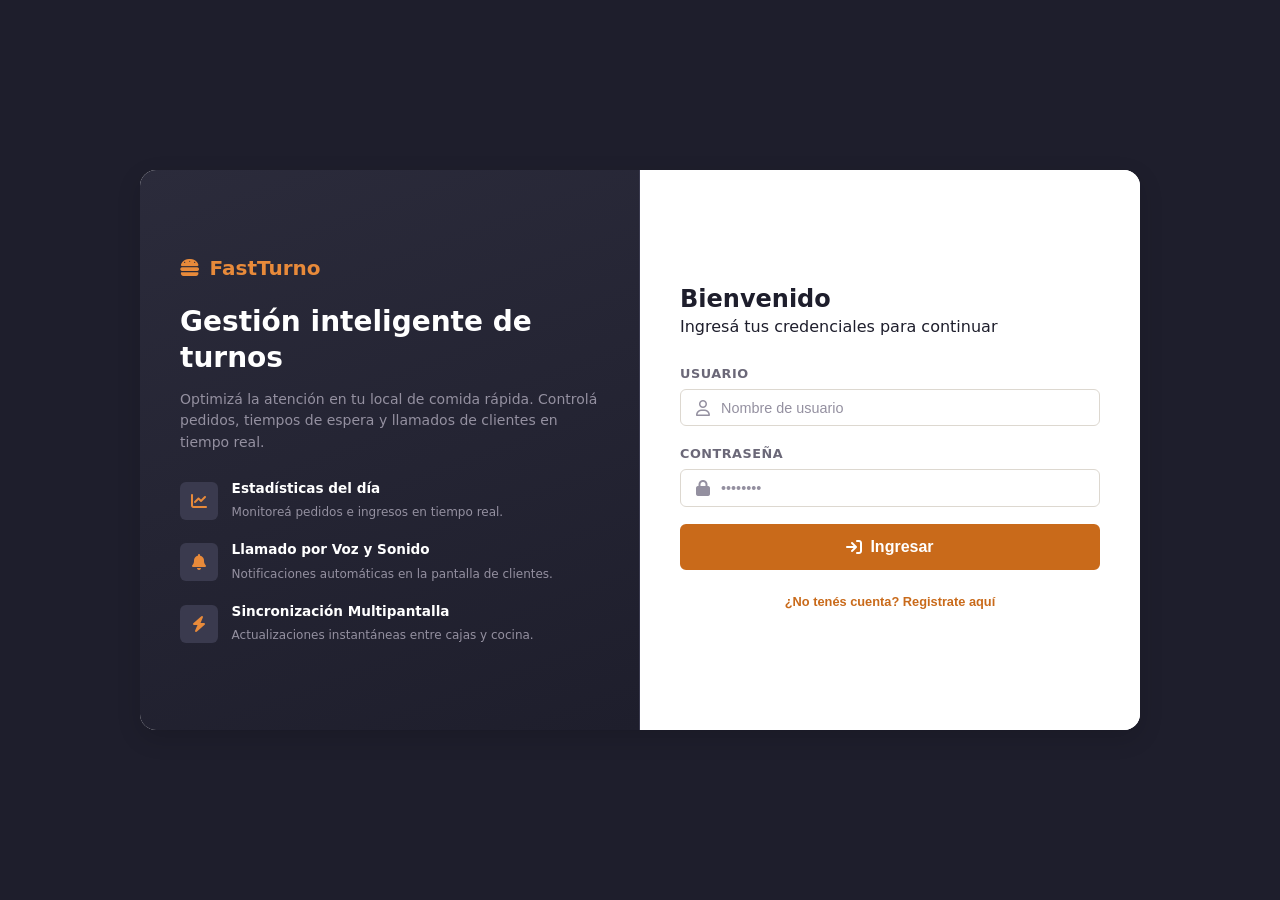
<file: index.html>
<!DOCTYPE html>
<html lang="es">

<head>
  <meta charset="UTF-8" />
  <meta name="viewport" content="width=device-width, initial-scale=1.0" />
  <title>FastTurno — Iniciar Sesión</title>
  <link rel="icon" type="image/png" href="assets/img/icon.png" />
  <link rel="stylesheet" href="https://cdnjs.cloudflare.com/ajax/libs/font-awesome/6.5.1/css/all.min.css" />
  <link rel="stylesheet" href="css/styles.css" />
</head>

<body class="bg-login">
  <div class="login-wrapper">

    <!-- PANEL ILUSTRATIVO / INFORMATIVO (IZQUIERDA) -->
    <aside class="login-aside">
      <div class="aside-content">
        <div class="brand-badge">
          <i class="fa-solid fa-burger"></i>
          <span>FastTurno</span>
        </div>
        <h1>Gestión inteligente de turnos</h1>
        <p>Optimizá la atención en tu local de comida rápida. Controlá pedidos, tiempos de espera y llamados de clientes
          en tiempo real.</p>

        <div class="login-features">
          <div class="feature-card">
            <div class="feat-icon"><i class="fa-solid fa-chart-line"></i></div>
            <div class="feat-info">
              <strong>Estadísticas del día</strong>
              <span>Monitoreá pedidos e ingresos en tiempo real.</span>
            </div>
          </div>

          <div class="feature-card">
            <div class="feat-icon"><i class="fa-solid fa-bell"></i></div>
            <div class="feat-info">
              <strong>Llamado por Voz y Sonido</strong>
              <span>Notificaciones automáticas en la pantalla de clientes.</span>
            </div>
          </div>

          <div class="feature-card">
            <div class="feat-icon"><i class="fa-solid fa-bolt"></i></div>
            <div class="feat-info">
              <strong>Sincronización Multipantalla</strong>
              <span>Actualizaciones instantáneas entre cajas y cocina.</span>
            </div>
          </div>
        </div>
      </div>
    </aside>

    <!-- FORMULARIO DE ACCESO / REGISTRO (DERECHA) -->
    <main class="login-panel">
      <div class="panel-header">
        <div class="mobile-logo">
          <i class="fa-solid fa-burger"></i>
          <span>FastTurno</span>
        </div>
        <h2 id="form-title">Bienvenido</h2>
        <p id="form-sub">Ingresá tus credenciales para continuar</p>
      </div>

      <form class="login-form" id="form-login">
        <!-- CAMPO NOMBRE COMPLETO (Solo en modo Registro) -->
        <div class="form-group" id="group-nombre" style="display: none;">
          <label for="nombre">Nombre Completo</label>
          <div class="input-wrap">
            <i class="fa-regular fa-id-card"></i>
            <input type="text" id="nombre" class="form-control" placeholder="Ej: Juan Pérez" autocomplete="off" />
          </div>
        </div>

        <!-- CAMPO USUARIO -->
        <div class="form-group">
          <label for="usuario">Usuario</label>
          <div class="input-wrap">
            <i class="fa-regular fa-user"></i>
            <input type="text" id="usuario" class="form-control" placeholder="Nombre de usuario" autocomplete="off"
              required />
          </div>
        </div>

        <!-- CAMPO CONTRASEÑA -->
        <div class="form-group">
          <label for="password">Contraseña</label>
          <div class="input-wrap">
            <i class="fa-solid fa-lock"></i>
            <input type="password" id="password" class="form-control" placeholder="••••••••" required />
          </div>
        </div>

        <!-- NOTIFICACIONES Y ALERTAS -->
        <div id="alert-box" class="alert-message" style="display: none;"></div>

        <!-- BOTÓN ACCIÓN PRINCIPAL -->
        <button type="submit" class="btn btn-primary btn-block btn-lg" id="btn-submit">
          <i class="fa-solid fa-arrow-right-to-bracket"></i>
          <span id="btn-text">Ingresar</span>
        </button>

        <!-- ALTERNAR ENTRE LOGIN Y REGISTRO -->
        <div class="toggle-mode-wrap">
          <button type="button" class="btn btn-ghost btn-sm" id="btn-toggle-mode">
            ¿No tenés cuenta? Registrate aquí
          </button>
        </div>
      </form>
    </main>

  </div>

  <script src="js/store.js"></script>
  <script src="js/auth.js"></script>
  <script>
    document.addEventListener('DOMContentLoaded', () => {
      // Cargar datos iniciales de la tienda y usuario admin
      if (typeof Store !== 'undefined') {
        Store.seedInicial();
      }

      // Redirección si ya existe una sesión activa
      const sesionActual = (typeof Auth !== 'undefined' && Auth.getSesion)
        ? Auth.getSesion()
        : JSON.parse(localStorage.getItem(STORE_KEYS.SESION) || 'null');

      if (sesionActual) {
        window.location.href = sesionActual.rol === 'admin' ? 'admin.html' : 'kiosco.html';
        return;
      }

      let modoActual = 'login';

      const formTitle = document.getElementById('form-title');
      const formSub = document.getElementById('form-sub');
      const groupNombre = document.getElementById('group-nombre');
      const inputNombre = document.getElementById('nombre');
      const alertBox = document.getElementById('alert-box');
      const btnText = document.getElementById('btn-text');
      const btnToggle = document.getElementById('btn-toggle-mode');
      const formLogin = document.getElementById('form-login');

      function mostrarNotificacion(mensaje, tipo = 'error') {
        alertBox.style.display = 'block';
        alertBox.textContent = mensaje;
        alertBox.className = `alert-message alert-${tipo}`;
      }

      function ocultarNotificacion() {
        alertBox.style.display = 'none';
        alertBox.className = 'alert-message';
      }

      btnToggle.addEventListener('click', () => {
        ocultarNotificacion();
        if (modoActual === 'login') {
          modoActual = 'register';
          formTitle.textContent = 'Crear cuenta';
          formSub.textContent = 'Registrate para ingresar al sistema de pedidos';
          groupNombre.style.display = 'block';
          inputNombre.required = true;
          btnText.textContent = 'Registrarse';
          btnToggle.textContent = '¿Ya tenés cuenta? Iniciar sesión';
        } else {
          modoActual = 'login';
          formTitle.textContent = 'Bienvenido';
          formSub.textContent = 'Ingresá tus credenciales para continuar';
          groupNombre.style.display = 'none';
          inputNombre.required = false;
          btnText.textContent = 'Ingresar';
          btnToggle.textContent = '¿No tenés cuenta? Registrate aquí';
        }
      });

      formLogin.addEventListener('submit', e => {
        e.preventDefault();
        ocultarNotificacion();

        const u = document.getElementById('usuario').value.trim();
        const p = document.getElementById('password').value.trim();
        const nom = inputNombre.value.trim();

        if (modoActual === 'login') {
          // Comprobar existencia del usuario mediante Store
          const existe = Store.existeUsuario(u);

          if (!existe) {
            mostrarNotificacion('Usuario no existente, intente registrarlo.', 'warning');
            return;
          }

          // Intentar iniciar sesión
          const user = Store.validarCredenciales(u, p);
          if (!user) {
            mostrarNotificacion('Contraseña incorrecta. Intente de nuevo.', 'error');
            return;
          }

          // Guardar sesión activa en LocalStorage
          localStorage.setItem(STORE_KEYS.SESION, JSON.stringify(user));

          // Redirigir según el rol
          window.location.href = user.rol === 'admin' ? 'admin.html' : 'kiosco.html';

        } else {
          if (!nom) {
            mostrarNotificacion('Por favor, ingrese su nombre.', 'error');
            return;
          }

          if (Store.existeUsuario(u)) {
            mostrarNotificacion('El usuario ya se encuentra registrado.', 'warning');
            return;
          }

          const nuevoUsuario = Store.registrarUsuario(nom, u, p, 'cliente');
          localStorage.setItem(STORE_KEYS.SESION, JSON.stringify(nuevoUsuario));

          mostrarNotificacion('¡Registro exitoso! Redirigiendo...', 'success');
          setTimeout(() => {
            window.location.href = 'kiosco.html';
          }, 1000);
        }
      });
    });
  </script>
</body>

</html>
</file>
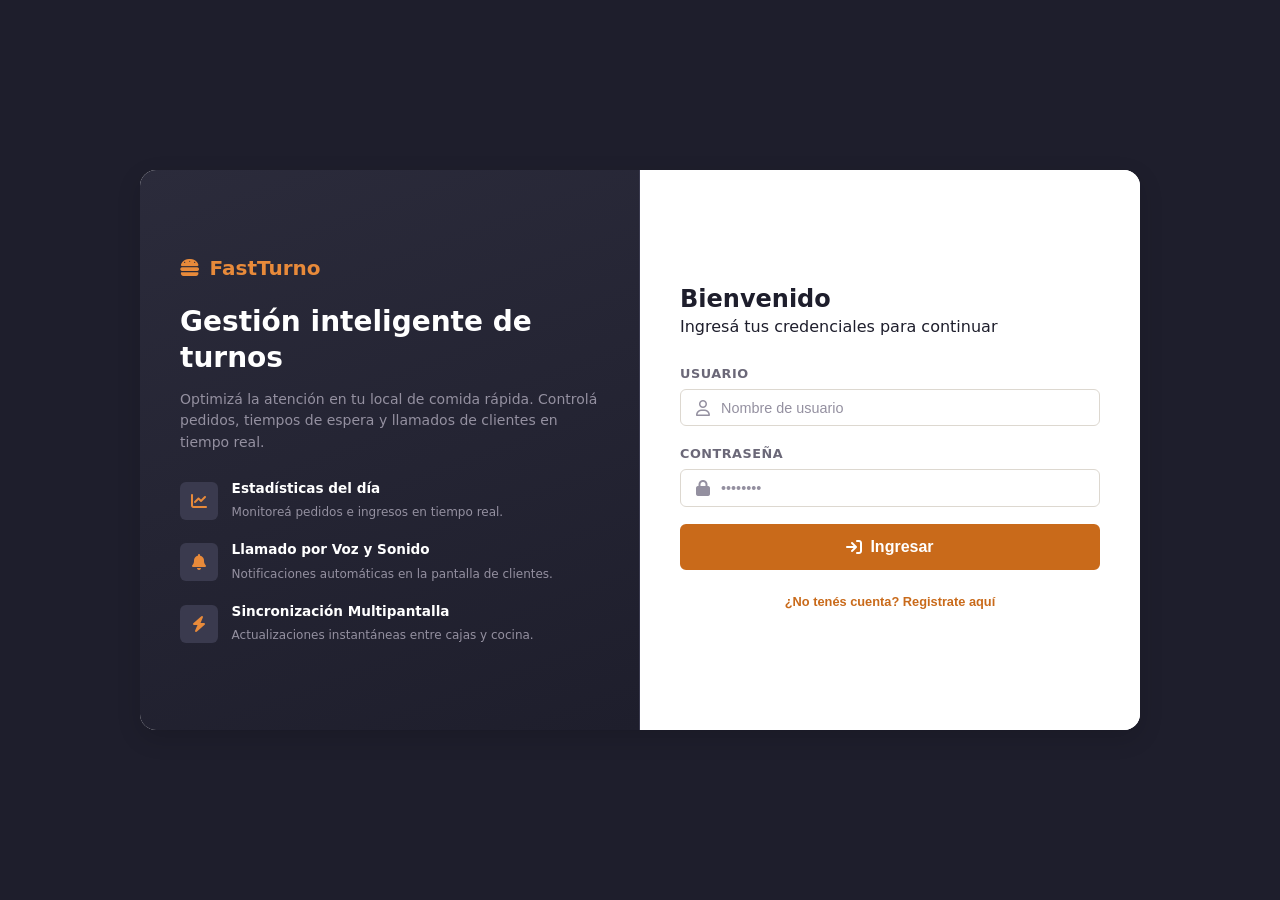
<file: admin.html>
<!DOCTYPE html>
<html lang="es">
<head>
  <meta charset="UTF-8" />
  <meta name="viewport" content="width=device-width, initial-scale=1.0" />
  <title>Administración — FastTurno</title>
  <link rel="icon" type="image/png" href="assets/img/icon.png" />
  <link rel="stylesheet" href="https://cdnjs.cloudflare.com/ajax/libs/font-awesome/6.5.1/css/all.min.css" />
  <link rel="stylesheet" href="css/styles.css" />
  <style>
    /* Ajustes internos admin */
    .section-header {
      display: flex; align-items: center; justify-content: space-between;
      flex-wrap: wrap; gap: .75rem;
      margin-bottom: 1.25rem;
    }
    .section-header h2 {
      display: flex; align-items: center; gap: .5rem;
      font-size: 1.1rem;
    }
    .section-header h2 i { color: var(--amber); }
    .stock-badge-ok   { background:var(--success-bg); color:var(--success); }
    .stock-badge-low  { background:var(--warning-bg); color:var(--warning); }
    .stock-badge-out  { background:var(--danger-bg);  color:var(--danger);  }
  </style>
</head>
<body>

<div class="app-layout">

  <!-- ===================== SIDEBAR ===================== -->
  <aside class="sidebar" id="sidebar" aria-label="Navegación lateral">
    <div class="sidebar-brand">
      <div class="brand-icon"><i class="fa-solid fa-burger"></i></div>
      <div>
        <div class="brand-name">FastTurno</div>
        <div class="brand-role">Panel de Administración</div>
      </div>
    </div>

    <nav class="sidebar-nav" aria-label="Menú principal">
      <ul>
        <li class="nav-section">Gestión</li>
        <li>
          <a href="#" class="active" data-panel="menu" onclick="irASeccion('menu', this)">
            <i class="fa-solid fa-utensils"></i> Menú y Productos
          </a>
        </li>
        <li>
          <a href="#" data-panel="stock" onclick="irASeccion('stock', this)">
            <i class="fa-solid fa-boxes-stacked"></i> Control de Stock
          </a>
        </li>
        <li class="nav-section">Operaciones</li>
        <li>
          <a href="#" data-panel="caja" onclick="irASeccion('caja', this)">
            <i class="fa-solid fa-cash-register"></i> Caja / Turnos
          </a>
        </li>
        <li>
          <a href="#" data-panel="historial" onclick="irASeccion('historial', this)">
            <i class="fa-solid fa-clock-rotate-left"></i> Historial de Pedidos
          </a>
        </li>
        <li class="nav-section">Sistema</li>
        <li>
          <a href="display.html" target="_blank">
            <i class="fa-solid fa-display"></i> Pantalla TV
            <i class="fa-solid fa-arrow-up-right-from-square fa-xs"
               style="margin-left:auto; font-size:.65rem; color:var(--text-light);"></i>
          </a>
        </li>
      </ul>
    </nav>

    <div class="sidebar-footer">
      <div><i class="fa-solid fa-user-tie fa-sm"></i> <span id="adminUser">Admin</span></div>
      <button class="logout-btn" onclick="cerrarSesion()">
        <i class="fa-solid fa-right-from-bracket"></i> Cerrar sesión
      </button>
    </div>
  </aside>

  <!-- Overlay para cerrar sidebar en mobile -->
  <div class="sidebar-overlay" id="sidebarOverlay" onclick="cerrarSidebar()"></div>

  <!-- ===================== CONTENIDO PRINCIPAL ===================== -->
  <div class="main-content">

    <!-- TOPBAR -->
    <header class="topbar">
      <!-- Hamburger: solo desktop (en mobile lo reemplaza el bottom nav) -->
      <button class="hamburger" id="hamburgerBtn" onclick="abrirSidebar()"
        aria-label="Abrir menú lateral">
        <i class="fa-solid fa-bars"></i>
      </button>

      <div class="topbar-title">
        <i class="fa-solid fa-gauge" id="topbarIcon"></i>
        <span id="topbarTitle">Menú y Productos</span>
      </div>

      <!-- Flechas prev/next (ocultas en mobile) -->
      <div class="topbar-nav admin-topbar-arrows">
        <button class="btn btn-secondary btn-sm" id="btnPrevAdmin"
          onclick="seccAnterior()" title="Sección anterior">
          <i class="fa-solid fa-arrow-left"></i>
        </button>
        <span class="nav-step-info" id="stepInfoAdmin">Sección 1 de 4</span>
        <button class="btn btn-secondary btn-sm" id="btnNextAdmin"
          onclick="seccSiguiente()" title="Sección siguiente">
          <i class="fa-solid fa-arrow-right"></i>
        </button>
      </div>

      <!-- Usuario + logout — siempre a la derecha -->
      <div class="topbar-user-info">
        <i class="fa-solid fa-user-tie fa-sm"></i>
        <span id="adminUserTopbar">Admin</span>
        <button class="topbar-logout-btn" onclick="cerrarSesion()" title="Cerrar sesión">
          <i class="fa-solid fa-right-from-bracket"></i>
        </button>
      </div>
    </header>

    <div class="page-content">

      <!-- ============================================================
           PANEL 1 — MENÚ Y PRODUCTOS
           ============================================================ -->
      <div class="admin-panel active" id="panelMenu">

        <div class="section-header">
          <h2><i class="fa-solid fa-utensils"></i> Menú y Productos</h2>
          <button class="btn btn-primary btn-sm" onclick="abrirModalProducto()">
            <i class="fa-solid fa-plus"></i> Nuevo producto
          </button>
        </div>

        <div class="alert alert-info" style="margin-bottom:1rem;">
          <i class="fa-solid fa-circle-info"></i>
          <div>Administra los productos disponibles en el kiosco. Los cambios se reflejan
          automáticamente en todas las terminales conectadas.</div>
        </div>

        <!-- Filtros -->
        <div class="card" style="margin-bottom:1.25rem;">
          <div class="card-body" style="padding:.75rem 1rem; display:flex; gap:.75rem; flex-wrap:wrap; align-items:center;">
            <div style="flex:1; min-width:180px;">
              <input type="search" class="form-control" id="buscarProducto"
                placeholder="Buscar producto..." oninput="filtrarProductos()" />
            </div>
            <select class="form-control" id="filtrarCatMenu" onchange="filtrarProductos()"
              style="max-width:200px;">
              <option value="">Todas las categorías</option>
              <option value="hamburguesas">Hamburguesas</option>
              <option value="combos">Combos</option>
              <option value="acompañamientos">Acompañamientos</option>
              <option value="bebidas">Bebidas</option>
              <option value="postres">Postres</option>
            </select>
          </div>
        </div>

        <!-- Tabla de productos -->
        <div class="card">
          <div class="card-header">
            <h3><i class="fa-solid fa-list"></i> Productos registrados</h3>
            <span class="badge badge-amber" id="contadorProductos">0 productos</span>
          </div>
          <div class="card-body" style="padding:0;">
            <div class="table-wrapper" style="border:none; border-radius:0;">
              <table id="tablaProductos">
                <thead>
                  <tr>
                    <th>Producto</th>
                    <th>Categoría</th>
                    <th>Precio</th>
                    <th>Stock</th>
                    <th>Estado</th>
                    <th>Acciones</th>
                  </tr>
                </thead>
                <tbody id="tbodyProductos">
                  <!-- Generado por JS -->
                </tbody>
              </table>
            </div>
            <div class="empty-state" id="menuEmpty" style="display:none; padding:2.5rem 1rem;">
              <i class="fa-solid fa-utensils"></i>
              <h4>Sin productos</h4>
              <p>Aún no hay productos en el menú. Agrega el primero con el botón de arriba.</p>
            </div>
          </div>
        </div>
      </div>

      <!-- ============================================================
           PANEL 2 — CONTROL DE STOCK
           ============================================================ -->
      <div class="admin-panel" id="panelStock">

        <div class="section-header">
          <h2><i class="fa-solid fa-boxes-stacked"></i> Control de Stock</h2>
          <button class="btn btn-secondary btn-sm" onclick="cargarStock()">
            <i class="fa-solid fa-rotate"></i> Actualizar
          </button>
        </div>

        <div class="alert alert-warning" style="margin-bottom:1rem;">
          <i class="fa-solid fa-triangle-exclamation"></i>
          <div>Los productos con stock bajo o agotado se muestran primero. Actualiza las
          cantidades para que estén disponibles en el kiosco.</div>
        </div>

        <!-- KPIs -->
        <div class="kpi-grid" id="stockKpis">
          <!-- Generado por JS -->
        </div>

        <div class="card">
          <div class="card-header">
            <h3><i class="fa-solid fa-boxes-stacked"></i> Inventario actual</h3>
          </div>
          <div class="card-body" style="padding:0;">
            <div class="table-wrapper" style="border:none; border-radius:0;">
              <table id="tablaStock">
                <thead>
                  <tr>
                    <th>Producto</th>
                    <th>Categoría</th>
                    <th>Stock actual</th>
                    <th>Estado</th>
                    <th>Ajustar</th>
                  </tr>
                </thead>
                <tbody id="tbodyStock"></tbody>
              </table>
            </div>
            <div class="empty-state" id="stockEmpty" style="display:none; padding:2.5rem 1rem;">
              <i class="fa-solid fa-boxes-stacked"></i>
              <h4>Sin productos en inventario</h4>
              <p>Agrega productos desde la sección de Menú para gestionar el stock aquí.</p>
            </div>
          </div>
        </div>
      </div>

      <!-- ============================================================
           PANEL 3 — CAJA / TURNOS
           ============================================================ -->
      <div class="admin-panel" id="panelCaja">

        <div class="section-header">
          <h2><i class="fa-solid fa-cash-register"></i> Caja / Turnos activos</h2>
          <div class="d-flex gap-1 flex-wrap">
            <button class="btn btn-secondary btn-sm" onclick="cargarCaja()">
              <i class="fa-solid fa-rotate"></i> Actualizar
            </button>
          </div>
        </div>

        <div class="alert alert-info" style="margin-bottom:1rem;">
          <i class="fa-solid fa-circle-info"></i>
          <div>Gestiona los pedidos en tiempo real. Llama el turno para que el cliente sepa
          que su pedido está listo. Los cambios se transmiten a todas las pantallas.</div>
        </div>

        <!-- KPIs de caja -->
        <div class="kpi-grid" id="cajaKpis" style="margin-bottom:1.25rem;"></div>

        <div class="card">
          <div class="card-header">
            <h3><i class="fa-solid fa-list-check"></i> Pedidos en curso</h3>
            <span class="badge badge-amber" id="cajaBadge">0 pedidos</span>
          </div>
          <div class="card-body" style="padding:0;">
            <div class="table-wrapper" style="border:none; border-radius:0;">
              <table id="tablaCaja">
                <thead>
                  <tr>
                    <th>Turno</th>
                    <th>Productos</th>
                    <th>Total</th>
                    <th>Estado</th>
                    <th>Acciones</th>
                  </tr>
                </thead>
                <tbody id="tbodyCaja"></tbody>
              </table>
            </div>
            <div class="empty-state" id="cajaEmpty" style="display:none; padding:2.5rem 1rem;">
              <i class="fa-solid fa-cash-register"></i>
              <h4>Sin pedidos activos</h4>
              <p>Los pedidos del kiosco aparecerán aquí cuando los clientes los confirmen.</p>
            </div>
          </div>
        </div>
      </div>

      <!-- ============================================================
           PANEL 4 — HISTORIAL
           ============================================================ -->
      <div class="admin-panel" id="panelHistorial">

        <div class="section-header">
          <h2><i class="fa-solid fa-clock-rotate-left"></i> Historial de Pedidos</h2>
          <div class="d-flex gap-1 flex-wrap">
            <button class="btn btn-secondary btn-sm" onclick="cargarHistorial()">
              <i class="fa-solid fa-rotate"></i> Actualizar
            </button>
            <button class="btn btn-danger btn-sm" onclick="limpiarHistorial()">
              <i class="fa-solid fa-trash"></i> Limpiar
            </button>
          </div>
        </div>

        <div class="alert alert-info" style="margin-bottom:1rem;">
          <i class="fa-solid fa-circle-info"></i>
          <div>Aquí puedes consultar todos los pedidos procesados. El historial se almacena
          localmente en este dispositivo.</div>
        </div>

        <!-- Filtro de fecha -->
        <div class="card" style="margin-bottom:1.25rem;">
          <div class="card-body" style="padding:.75rem 1rem; display:flex; gap:.75rem; align-items:center; flex-wrap:wrap;">
            <label style="font-size:.8rem; font-weight:600; color:var(--text-muted);">Filtrar por estado:</label>
            <select class="form-control" id="filtroHistorial" onchange="cargarHistorial()"
              style="max-width:200px;">
              <option value="">Todos</option>
              <option value="pendiente">Pendiente</option>
              <option value="en prep">En preparación</option>
              <option value="listo">Listo</option>
              <option value="entregado">Entregado</option>
              <option value="cancelado">Cancelado</option>
            </select>
          </div>
        </div>

        <div id="historialContainer"></div>
        <div class="empty-state" id="historialEmpty" style="display:none; padding:2.5rem 1rem;">
          <i class="fa-solid fa-box-open"></i>
          <h4>Sin registros</h4>
          <p>No hay pedidos en el historial con ese filtro.</p>
        </div>
      </div>

    </div><!-- /page-content -->
  </div><!-- /main-content -->
</div><!-- /app-layout -->

<!-- ===================== BOTTOM NAV ADMIN (mobile) ===================== -->
<nav class="admin-bottom-nav" id="adminBottomNav" aria-label="Navegación inferior">
  <button class="bnav-btn active" data-panel="menu" onclick="irASeccion('menu', this)">
    <i class="fa-solid fa-utensils"></i>
    <span>Menú</span>
  </button>
  <button class="bnav-btn" data-panel="stock" onclick="irASeccion('stock', this)">
    <i class="fa-solid fa-boxes-stacked"></i>
    <span>Stock</span>
  </button>
  <button class="bnav-btn" data-panel="caja" onclick="irASeccion('caja', this)">
    <i class="fa-solid fa-cash-register"></i>
    <span>Caja</span>
  </button>
  <button class="bnav-btn" data-panel="historial" onclick="irASeccion('historial', this)">
    <i class="fa-solid fa-clock-rotate-left"></i>
    <span>Historial</span>
  </button>
</nav>

<!-- ============================================================
     MODAL — Nuevo / editar producto
     ============================================================ -->
<div class="modal-overlay" id="modalProducto">
  <div class="modal" role="dialog" aria-modal="true" aria-labelledby="modalProdTitle">
    <div class="modal-header">
      <i class="fa-solid fa-burger"></i>
      <h3 id="modalProdTitle">Nuevo producto</h3>
    </div>
    <div class="modal-body">
      <input type="hidden" id="prodId" />
      <div class="form-group">
        <label for="prodNombre">Nombre del producto</label>
        <input type="text" class="form-control" id="prodNombre"
          placeholder="Ej: Hamburguesa Clásica" />
      </div>
      <div class="form-group">
        <label for="prodCategoria">Categoría</label>
        <select class="form-control" id="prodCategoria">
          <option value="hamburguesas">Hamburguesas</option>
          <option value="combos">Combos</option>
          <option value="acompañamientos">Acompañamientos</option>
          <option value="bebidas">Bebidas</option>
          <option value="postres">Postres</option>
        </select>
      </div>
      <div style="display:grid; grid-template-columns:1fr 1fr; gap:.75rem;">
        <div class="form-group">
          <label for="prodPrecio">Precio</label>
          <input type="number" class="form-control" id="prodPrecio"
            placeholder="0.00" min="0" step="0.01" />
        </div>
        <div class="form-group">
          <label for="prodStock">Stock inicial</label>
          <input type="number" class="form-control" id="prodStock"
            placeholder="0" min="0" step="1" />
        </div>
      </div>
      <div class="form-group">
        <label for="prodDesc">Descripción breve</label>
        <textarea class="form-control" id="prodDesc"
          placeholder="Descripción del producto (opcional)..." rows="2"></textarea>
      </div>
    </div>
    <div class="modal-footer">
      <button class="btn btn-secondary" onclick="cerrarModalProducto()">
        <i class="fa-solid fa-xmark"></i> Cancelar
      </button>
      <button class="btn btn-primary" onclick="guardarProducto()">
        <i class="fa-solid fa-floppy-disk"></i> Guardar
      </button>
    </div>
  </div>
</div>

<!-- Modal ajuste de stock -->
<div class="modal-overlay" id="modalStock">
  <div class="modal" role="dialog" aria-modal="true" aria-labelledby="modalStockTitle">
    <div class="modal-header">
      <i class="fa-solid fa-boxes-stacked"></i>
      <h3 id="modalStockTitle">Ajustar Stock</h3>
    </div>
    <div class="modal-body">
      <input type="hidden" id="stockProdId" />
      <p id="stockProdNombre" style="font-weight:600; margin-bottom:1rem;"></p>
      <div class="form-group">
        <label for="stockNuevo">Nueva cantidad en stock</label>
        <input type="number" class="form-control" id="stockNuevo" min="0" step="1" />
        <div class="form-hint">Ingresa el stock disponible actual para este producto.</div>
      </div>
    </div>
    <div class="modal-footer">
      <button class="btn btn-secondary" onclick="cerrarModalStock()">
        <i class="fa-solid fa-xmark"></i> Cancelar
      </button>
      <button class="btn btn-primary" onclick="guardarStock()">
        <i class="fa-solid fa-floppy-disk"></i> Guardar
      </button>
    </div>
  </div>
</div>

<!-- Toast container -->
<div class="toast-container" id="toastContainer"></div>

<!-- ============================================================
     SCRIPTS
     ============================================================ -->
<script src="js/store.js"></script>
<script src="js/channel.js"></script>
<script src="js/auth.js"></script>
<script>
/* ============================================================
   Estado global admin
   ============================================================ */
const ADMIN = {
  seccionActual: 0,
  secciones: ['menu', 'stock', 'caja', 'historial'],
  broadcast: null,
  polling: null,
};

const SECCION_META = {
  menu:      { titulo:'Menú y Productos',    icono:'fa-utensils' },
  stock:     { titulo:'Control de Stock',    icono:'fa-boxes-stacked' },
  caja:      { titulo:'Caja / Turnos',       icono:'fa-cash-register' },
  historial: { titulo:'Historial de Pedidos',icono:'fa-clock-rotate-left' },
};

const CAT_ICONS = {
  'hamburguesas':   'fa-burger',
  'combos':         'fa-gift',
  'acompañamientos':'fa-drumstick-bite',
  'bebidas':        'fa-mug-hot',
  'postres':        'fa-cake-candles',
};

/* ============================================================
   INIT
   ============================================================ */
document.addEventListener('DOMContentLoaded', () => {
  Auth.proteger('admin');
  const u = Auth.getUsuario();
  if (u) document.getElementById('adminUser').textContent = u.usuario || 'Admin';

  ADMIN.broadcast = Channel.getInstance();
  ADMIN.broadcast.addEventListener('message', onChannelMsg);

  // Poblar nombre en topbar derecha
  const topbarUserEl = document.getElementById('adminUserTopbar');
  if (u && topbarUserEl) topbarUserEl.textContent = u.usuario || 'Admin';

  irASeccion('menu', document.querySelector('.sidebar-nav a.active'));
  iniciarPolling();
});

function onChannelMsg(e) {
  const { evento } = e.data || {};
  if ([EVENTOS.NUEVO_PEDIDO].includes(evento)) {
    if (ADMIN.seccionActual === 2) cargarCaja();
    mostrarToast('Nuevo pedido recibido.', 'info', 'fa-bell');
  }
}

function iniciarPolling() {
  ADMIN.polling = setInterval(() => {
    const sec = ADMIN.secciones[ADMIN.seccionActual];
    if (sec === 'caja') cargarCaja(true);
  }, 8000);
}

/* ============================================================
   SIDEBAR — hamburger (mobile)
   ============================================================ */
function abrirSidebar() {
  document.getElementById('sidebar').classList.add('open');
  document.getElementById('sidebarOverlay').classList.add('active');
  document.body.style.overflow = 'hidden';
}
function cerrarSidebar() {
  document.getElementById('sidebar').classList.remove('open');
  document.getElementById('sidebarOverlay').classList.remove('active');
  document.body.style.overflow = '';
}

/* ============================================================
   NAVEGACIÓN DE SECCIONES
   ============================================================ */
function irASeccion(seccion, linkEl) {
  const idx = ADMIN.secciones.indexOf(seccion);
  if (idx === -1) return;
  ADMIN.seccionActual = idx;

  // Ocultar todos los paneles
  document.querySelectorAll('.admin-panel').forEach(p => p.classList.remove('active'));
  document.getElementById('panel' + capitalizar(seccion))?.classList.add('active');

  // Nav links — sidebar
  document.querySelectorAll('.sidebar-nav a').forEach(a => {
    a.classList.remove('active');
    if (a.dataset.panel === seccion) a.classList.add('active');
  });

  // Bottom nav — mobile
  document.querySelectorAll('.admin-bottom-nav .bnav-btn').forEach(btn => {
    btn.classList.toggle('active', btn.dataset.panel === seccion);
  });

  // Topbar
  const meta = SECCION_META[seccion];
  document.getElementById('topbarTitle').textContent = meta.titulo;
  const icon = document.getElementById('topbarIcon');
  icon.className = `fa-solid ${meta.icono}`;

  // Step info
  document.getElementById('stepInfoAdmin').textContent =
    `Sección ${idx + 1} de ${ADMIN.secciones.length}`;
  document.getElementById('btnPrevAdmin').disabled = idx === 0;
  document.getElementById('btnNextAdmin').disabled = idx === ADMIN.secciones.length - 1;

  // Cerrar sidebar mobile si está abierto
  cerrarSidebar();

  // Cargar datos de la sección
  switch (seccion) {
    case 'menu':      cargarMenu();      break;
    case 'stock':     cargarStock();     break;
    case 'caja':      cargarCaja();      break;
    case 'historial': cargarHistorial(); break;
  }
}

function seccAnterior() { navegarSeccion(-1); }
function seccSiguiente(){ navegarSeccion(+1); }

function navegarSeccion(delta) {
  const nuevo = ADMIN.seccionActual + delta;
  if (nuevo < 0 || nuevo >= ADMIN.secciones.length) return;
  irASeccion(ADMIN.secciones[nuevo], null);
}

/* ============================================================
   PANEL MENÚ — cargar y renderizar
   ============================================================ */
function cargarMenu() {
  const menu = Store.getMenu();
  const busq = (document.getElementById('buscarProducto')?.value || '').toLowerCase();
  const cat  = document.getElementById('filtrarCatMenu')?.value || '';

  const filtrado = menu.filter(p =>
    (cat === '' || p.categoria === cat) &&
    (busq === '' || p.nombre.toLowerCase().includes(busq) ||
     (p.descripcion || '').toLowerCase().includes(busq))
  );

  document.getElementById('contadorProductos').textContent =
    `${filtrado.length} producto${filtrado.length !== 1 ? 's' : ''}`;

  const tbody = document.getElementById('tbodyProductos');
  const empty = document.getElementById('menuEmpty');
  tbody.innerHTML = '';

  if (!filtrado.length) {
    empty.style.display = 'block';
    return;
  }
  empty.style.display = 'none';

  filtrado.forEach(prod => {
    const icon = CAT_ICONS[prod.categoria] || 'fa-utensils';
    const agotado = prod.stock !== undefined && prod.stock <= 0;
    const stockBajo = prod.stock !== undefined && prod.stock > 0 && prod.stock <= 5;
    const tr = document.createElement('tr');
    tr.innerHTML = `
      <td data-label="Producto">
        <div style="display:flex; align-items:center; gap:.6rem;">
          <div style="width:32px; height:32px; background:var(--amber-bg); border-radius:6px;
               display:flex; align-items:center; justify-content:center; color:var(--amber); flex-shrink:0;">
            <i class="fa-solid ${icon}"></i>
          </div>
          <div>
            <div style="font-weight:600; font-size:.875rem;">${prod.nombre}</div>
            <div style="font-size:.75rem; color:var(--text-muted);">${prod.descripcion || ''}</div>
          </div>
        </div>
      </td>
      <td data-label="Categoría">
        <span class="badge badge-amber">${capitalizar(prod.categoria || '')}</span>
      </td>
      <td data-label="Precio" style="font-weight:600; color:var(--amber-dark);">
        ${formatearPrecio(prod.precio)}
      </td>
      <td data-label="Stock">
        <span class="${agotado ? 'badge badge-cancelled' : stockBajo ? 'badge badge-pending' : 'badge badge-ready'}">
          ${prod.stock ?? 'N/A'}
        </span>
      </td>
      <td data-label="Estado">
        <span class="badge ${agotado ? 'badge-cancelled' : 'badge-ready'}">
          ${agotado ? 'Agotado' : 'Disponible'}
        </span>
      </td>
      <td data-label="Acciones">
        <div style="display:flex; gap:.4rem; flex-wrap:wrap;">
          <button class="btn btn-secondary btn-sm" onclick="editarProducto(${prod.id})"
            title="Editar producto">
            <i class="fa-solid fa-pencil"></i>
          </button>
          <button class="btn btn-danger btn-sm" onclick="eliminarProducto(${prod.id})"
            title="Eliminar producto">
            <i class="fa-solid fa-trash"></i>
          </button>
        </div>
      </td>
    `;
    tbody.appendChild(tr);
  });
}

function filtrarProductos() { cargarMenu(); }

/* ============================================================
   MODAL PRODUCTO
   ============================================================ */
function abrirModalProducto(prod = null) {
  document.getElementById('prodId').value      = prod?.id ?? '';
  document.getElementById('prodNombre').value  = prod?.nombre ?? '';
  document.getElementById('prodCategoria').value = prod?.categoria ?? 'hamburguesas';
  document.getElementById('prodPrecio').value  = prod?.precio ?? '';
  document.getElementById('prodStock').value   = prod?.stock ?? '';
  document.getElementById('prodDesc').value    = prod?.descripcion ?? '';
  document.getElementById('modalProdTitle').textContent = prod ? 'Editar producto' : 'Nuevo producto';
  document.getElementById('modalProducto').classList.add('active');
}

function cerrarModalProducto() {
  document.getElementById('modalProducto').classList.remove('active');
}

function editarProducto(id) {
  const menu = Store.getMenu();
  const prod = menu.find(p => p.id == id);
  if (prod) abrirModalProducto(prod);
}

function guardarProducto() {
  const id   = document.getElementById('prodId').value;
  const nombre = document.getElementById('prodNombre').value.trim();
  const precio = parseFloat(document.getElementById('prodPrecio').value);
  const stock  = parseInt(document.getElementById('prodStock').value, 10);

  if (!nombre) {
    mostrarToast('El nombre del producto es obligatorio.', 'warning', 'fa-triangle-exclamation');
    return;
  }
  if (isNaN(precio) || precio < 0) {
    mostrarToast('Ingresa un precio válido.', 'warning', 'fa-triangle-exclamation');
    return;
  }

  const menu = Store.getMenu();
  const datos = {
    id: id ? parseInt(id) : Date.now(),
    nombre,
    categoria: document.getElementById('prodCategoria').value,
    precio,
    stock: isNaN(stock) ? 0 : stock,
    descripcion: document.getElementById('prodDesc').value.trim(),
  };

  if (id) {
    const idx = menu.findIndex(p => p.id == id);
    if (idx >= 0) menu[idx] = datos;
  } else {
    menu.push(datos);
  }

  Store.guardarMenu(menu);
  ADMIN.broadcast.postMessage({ evento: EVENTOS.MENU_ACTUALIZADO, datos: {} });
  cerrarModalProducto();
  cargarMenu();
  mostrarToast(id ? 'Producto actualizado.' : 'Producto agregado al menú.', 'success', 'fa-check-circle');
}

function eliminarProducto(id) {
  if (!confirm('¿Eliminar este producto del menú?')) return;
  const menu = Store.getMenu().filter(p => p.id != id);
  Store.guardarMenu(menu);
  ADMIN.broadcast.postMessage({ evento: EVENTOS.MENU_ACTUALIZADO, datos: {} });
  cargarMenu();
  mostrarToast('Producto eliminado del menú.', 'info', 'fa-trash');
}

/* ============================================================
   PANEL STOCK
   ============================================================ */
function cargarStock() {
  const menu = Store.getMenu();
  const tbody = document.getElementById('tbodyStock');
  const empty = document.getElementById('stockEmpty');
  const kpis  = document.getElementById('stockKpis');
  tbody.innerHTML = '';

  if (!menu.length) {
    empty.style.display = 'block';
    kpis.innerHTML = '';
    return;
  }
  empty.style.display = 'none';

  // Ordenar: agotados primero, luego bajos, luego ok
  const ord = [...menu].sort((a, b) => {
    const va = stockScore(a), vb = stockScore(b);
    return va - vb;
  });

  const total   = menu.length;
  const agotados = menu.filter(p => (p.stock ?? 0) <= 0).length;
  const bajos   = menu.filter(p => (p.stock ?? 0) > 0 && (p.stock ?? 0) <= 5).length;
  const ok      = total - agotados - bajos;

  kpis.innerHTML = `
    <div class="kpi-card">
      <div class="kpi-icon amber"><i class="fa-solid fa-boxes-stacked"></i></div>
      <div><div class="kpi-val">${total}</div><div class="kpi-label">Productos totales</div></div>
    </div>
    <div class="kpi-card">
      <div class="kpi-icon green"><i class="fa-solid fa-circle-check"></i></div>
      <div><div class="kpi-val">${ok}</div><div class="kpi-label">Con stock OK</div></div>
    </div>
    <div class="kpi-card">
      <div class="kpi-icon" style="background:var(--warning-bg);color:var(--warning);">
        <i class="fa-solid fa-triangle-exclamation"></i>
      </div>
      <div><div class="kpi-val">${bajos}</div><div class="kpi-label">Stock bajo</div></div>
    </div>
    <div class="kpi-card">
      <div class="kpi-icon red"><i class="fa-solid fa-ban"></i></div>
      <div><div class="kpi-val">${agotados}</div><div class="kpi-label">Agotados</div></div>
    </div>
  `;

  ord.forEach(prod => {
    const st = prod.stock ?? 0;
    const estado = st <= 0 ? 'agotado' : st <= 5 ? 'bajo' : 'ok';
    const badgeClass = estado === 'ok' ? 'badge-ready' : estado === 'bajo' ? 'badge-pending' : 'badge-cancelled';
    const icon = CAT_ICONS[prod.categoria] || 'fa-utensils';
    const tr = document.createElement('tr');
    tr.innerHTML = `
      <td data-label="Producto">
        <div style="display:flex; align-items:center; gap:.5rem;">
          <i class="fa-solid ${icon}" style="color:var(--amber); width:18px; text-align:center;"></i>
          <span style="font-weight:600;">${prod.nombre}</span>
        </div>
      </td>
      <td data-label="Categoría">
        <span class="badge badge-amber">${capitalizar(prod.categoria || '')}</span>
      </td>
      <td data-label="Stock actual" style="font-weight:700; font-size:1rem;">
        ${st}
      </td>
      <td data-label="Estado">
        <span class="badge ${badgeClass}">
          ${estado === 'ok' ? 'Disponible' : estado === 'bajo' ? 'Stock bajo' : 'Agotado'}
        </span>
      </td>
      <td data-label="Ajustar">
        <button class="btn btn-secondary btn-sm" onclick="abrirModalStock(${prod.id}, '${prod.nombre}', ${st})">
          <i class="fa-solid fa-sliders"></i> Ajustar
        </button>
      </td>
    `;
    tbody.appendChild(tr);
  });
}

function stockScore(p) {
  const s = p.stock ?? 0;
  if (s <= 0) return 0;
  if (s <= 5) return 1;
  return 2;
}

function abrirModalStock(id, nombre, stockActual) {
  document.getElementById('stockProdId').value    = id;
  document.getElementById('stockProdNombre').textContent = nombre;
  document.getElementById('stockNuevo').value     = stockActual;
  document.getElementById('modalStock').classList.add('active');
}

function cerrarModalStock() {
  document.getElementById('modalStock').classList.remove('active');
}

function guardarStock() {
  const id    = parseInt(document.getElementById('stockProdId').value);
  const nuevo = parseInt(document.getElementById('stockNuevo').value, 10);
  if (isNaN(nuevo) || nuevo < 0) {
    mostrarToast('Ingresa una cantidad de stock válida.', 'warning', 'fa-triangle-exclamation');
    return;
  }
  const menu = Store.getMenu();
  const idx  = menu.findIndex(p => p.id === id);
  if (idx >= 0) {
    const delta = nuevo - (menu[idx].stock ?? 0);
    Store.actualizarStock(id, delta);
    ADMIN.broadcast.postMessage({ evento: EVENTOS.STOCK_ACTUALIZADO, datos: { id, stock: nuevo } });
    cerrarModalStock();
    cargarStock();
    mostrarToast('Stock actualizado correctamente.', 'success', 'fa-check-circle');
  }
}

/* ============================================================
   PANEL CAJA — turnos activos
   ============================================================ */
function cargarCaja(silencioso = false) {
  const pedidos = Store.getPedidos ? Store.getPedidos() : [];
  const activos = pedidos.filter(p => p.estado !== 'entregado' && p.estado !== 'cancelado');

  const tbody = document.getElementById('tbodyCaja');
  const empty = document.getElementById('cajaEmpty');
  const badge = document.getElementById('cajaBadge');
  const kpis  = document.getElementById('cajaKpis');

  badge.textContent = `${activos.length} pedido${activos.length !== 1 ? 's' : ''}`;

  const totalVenta = pedidos
    .filter(p => p.estado === 'entregado')
    .reduce((s, p) => s + (p.total || 0), 0);
  const enPrep = pedidos.filter(p => p.estado === 'en prep').length;
  const listos = pedidos.filter(p => p.estado === 'listo').length;

  kpis.innerHTML = `
    <div class="kpi-card">
      <div class="kpi-icon amber"><i class="fa-solid fa-receipt"></i></div>
      <div><div class="kpi-val">${activos.length}</div><div class="kpi-label">Pedidos activos</div></div>
    </div>
    <div class="kpi-card">
      <div class="kpi-icon blue"><i class="fa-solid fa-fire-burner"></i></div>
      <div><div class="kpi-val">${enPrep}</div><div class="kpi-label">En preparación</div></div>
    </div>
    <div class="kpi-card">
      <div class="kpi-icon green"><i class="fa-solid fa-check-double"></i></div>
      <div><div class="kpi-val">${listos}</div><div class="kpi-label">Listos para llamar</div></div>
    </div>
    <div class="kpi-card">
      <div class="kpi-icon amber"><i class="fa-solid fa-coins"></i></div>
      <div><div class="kpi-val">${formatearPrecio(totalVenta)}</div>
           <div class="kpi-label">Vendido hoy</div></div>
    </div>
  `;

  tbody.innerHTML = '';
  if (!activos.length) {
    empty.style.display = 'block';
    return;
  }
  empty.style.display = 'none';

  activos.slice().reverse().forEach(p => {
    const badgeE = estadoToBadge(p.estado);
    const tr = document.createElement('tr');
    tr.innerHTML = `
      <td data-label="Turno">
        <span style="font-size:1.2rem; font-weight:700; color:var(--amber-dark);">#${p.turno}</span>
      </td>
      <td data-label="Productos">
        <div style="font-size:.8rem; color:var(--text-muted); max-width:200px;">
          ${(p.items || []).map(i => `${i.nombre} x${i.cantidad}`).join(', ')}
        </div>
      </td>
      <td data-label="Total" style="font-weight:700; color:var(--amber-dark);">
        ${formatearPrecio(p.total)}
      </td>
      <td data-label="Estado">
        <span class="badge badge-${badgeE}">${p.estado}</span>
      </td>
      <td data-label="Acciones">
        <div style="display:flex; gap:.4rem; flex-wrap:wrap;">
          ${p.estado === 'pendiente' ? `
          <button class="btn btn-sm" style="background:var(--info-bg);color:var(--info);border:1px solid #c0d6f7;"
            onclick="cambiarEstado(${p.id}, 'en prep')">
            <i class="fa-solid fa-fire-burner"></i> Preparar
          </button>` : ''}
          ${p.estado === 'en prep' ? `
          <button class="btn btn-success btn-sm" onclick="cambiarEstado(${p.id}, 'listo')">
            <i class="fa-solid fa-bell"></i> Llamar turno
          </button>` : ''}
          ${p.estado === 'listo' ? `
          <button class="btn btn-primary btn-sm" onclick="cambiarEstado(${p.id}, 'entregado')">
            <i class="fa-solid fa-check-double"></i> Entregado
          </button>` : ''}
          <button class="btn btn-danger btn-sm" onclick="cambiarEstado(${p.id}, 'cancelado')">
            <i class="fa-solid fa-xmark"></i>
          </button>
        </div>
      </td>
    `;
    tbody.appendChild(tr);
  });
}

function cambiarEstado(idPedido, nuevoEstado) {
  const pedidos = Store.getPedidos ? Store.getPedidos() : [];
  const idx = pedidos.findIndex(p => p.id == idPedido);
  if (idx === -1) return;
  pedidos[idx].estado = nuevoEstado;
  if (Store.guardarPedidos) Store.guardarPedidos(pedidos);

  const pedido = pedidos[idx];
  let evento, msg;
  switch (nuevoEstado) {
    case 'en prep':
      evento = EVENTOS.PEDIDO_EN_PREP;
      msg = `Turno #${pedido.turno} en preparación.`;
      break;
    case 'listo':
      evento = EVENTOS.TURNO_LLAMADO;
      msg = `Turno #${pedido.turno} llamado.`;
      break;
    case 'entregado':
      evento = EVENTOS.TURNO_COMPLETADO;
      msg = `Turno #${pedido.turno} entregado.`;
      break;
    case 'cancelado':
      evento = EVENTOS.TURNO_CANCELADO;
      msg = `Turno #${pedido.turno} cancelado.`;
      break;
  }
  if (evento) {
    ADMIN.broadcast.postMessage({
      evento,
      datos: { numero: pedido.turno, turno: pedido.turno, pedidoId: pedido.id },
    });
  }
  cargarCaja();
  mostrarToast(msg, 'success', 'fa-check-circle');
}

/* ============================================================
   PANEL HISTORIAL
   ============================================================ */
function cargarHistorial() {
  const filtro = document.getElementById('filtroHistorial')?.value || '';
  const pedidos = Store.getPedidos ? Store.getPedidos() : [];
  const lista = filtro ? pedidos.filter(p => p.estado === filtro) : pedidos;
  const container = document.getElementById('historialContainer');
  const empty     = document.getElementById('historialEmpty');
  container.innerHTML = '';

  if (!lista.length) {
    empty.style.display = 'block';
    return;
  }
  empty.style.display = 'none';

  lista.slice().reverse().forEach(p => {
    const badgeE = estadoToBadge(p.estado);
    const card = document.createElement('div');
    card.className = 'pedido-card';
    card.innerHTML = `
      <div class="pedido-card-header">
        <span style="font-weight:700; font-size:1.1rem; color:var(--amber-dark);">
          <i class="fa-solid fa-ticket"></i> #${p.turno}
        </span>
        <span class="badge badge-${badgeE}">${p.estado}</span>
        <span style="margin-left:auto; font-size:.78rem; color:var(--text-muted);">
          <i class="fa-solid fa-clock"></i>
          ${p.fecha ? new Date(p.fecha).toLocaleString('es-AR') : '—'}
        </span>
      </div>
      <div class="pedido-card-body">
        <ul class="pedido-items-list">
          ${(p.items || []).map(i =>
            `<li>
              <span>${i.nombre} x${i.cantidad}</span>
              <span style="color:var(--amber-dark); font-weight:600;">${formatearPrecio(i.precio * i.cantidad)}</span>
            </li>`
          ).join('')}
        </ul>
      </div>
      <div class="pedido-card-footer">
        <span style="font-size:.8rem; color:var(--text-muted);">
          ${(p.items || []).length} producto${(p.items || []).length !== 1 ? 's' : ''}
        </span>
        <span style="font-weight:700; color:var(--amber-dark); font-size:1rem;">
          Total: ${formatearPrecio(p.total)}
        </span>
      </div>
    `;
    container.appendChild(card);
  });
}

function limpiarHistorial() {
  if (!confirm('¿Eliminar todo el historial de pedidos? Esta acción no se puede deshacer.')) return;
  if (Store.guardarPedidos) Store.guardarPedidos([]);
  cargarHistorial();
  mostrarToast('Historial borrado.', 'info', 'fa-trash');
}

/* ============================================================
   UTILIDADES COMPARTIDAS
   ============================================================ */
function estadoToBadge(e) {
  const m = { pendiente:'pending', 'en prep':'prep', listo:'ready',
               cancelado:'cancelled', entregado:'ready', llamado:'prep' };
  return m[e] || 'pending';
}

function formatearPrecio(n) {
  return '$' + Number(n || 0).toLocaleString('es-AR', {
    minimumFractionDigits: 2, maximumFractionDigits: 2,
  });
}

function capitalizar(s) {
  if (!s) return '';
  return s.charAt(0).toUpperCase() + s.slice(1);
}

function mostrarToast(mensaje, tipo = 'info', icono = 'fa-circle-info') {
  const c = document.getElementById('toastContainer');
  const t = document.createElement('div');
  t.className = `toast ${tipo}`;
  t.innerHTML = `<i class="fa-solid ${icono}"></i><span>${mensaje}</span>`;
  c.appendChild(t);
  setTimeout(() => {
    t.classList.add('toast-out');
    setTimeout(() => t.remove(), 250);
  }, 3500);
}

function cerrarSesion() {
  if (ADMIN.polling) clearInterval(ADMIN.polling);
  Auth.cerrarSesion();
  window.location.href = 'index.html';
}
</script>
<script type="module" src="https://static.cloudflareinsights.com/beacon.min.js/v31edd6df95cf4e85bb4c19e7a9bdbcba1788362987495" integrity="sha512-iIg7k2xntmwu6/uSb5tpc/hySgZc4eoL31yB29W6tJFo2akwjPWcEqnCEdJvGexCL0KEQwVYv5BlowfhVz26hg==" data-cf-beacon='{"version":"2024.11.0","token":"f0f03d0605bf45f1a3b17cf7d5e6861f","spa":2}' crossorigin="anonymous"></script>
</body>
</html>
</file>
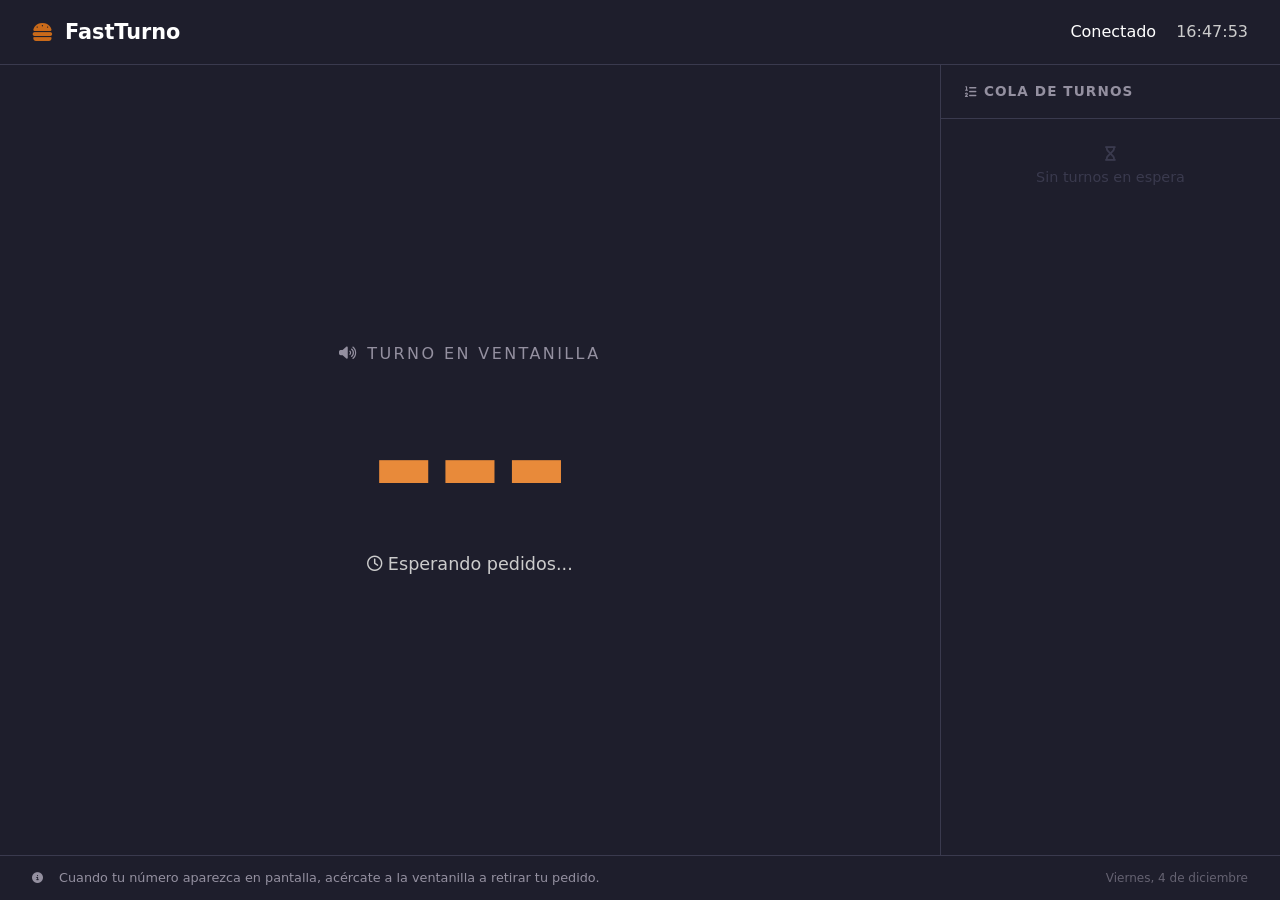
<file: display.html>
<!DOCTYPE html>
<html lang="es">
<head>
  <meta charset="UTF-8" />
  <meta name="viewport" content="width=device-width, initial-scale=1.0" />
  <title>Pantalla de Turnos — FastTurno</title>
  <link rel="icon" type="image/png" href="assets/img/icon.png" />
  <link rel="stylesheet" href="https://cdnjs.cloudflare.com/ajax/libs/font-awesome/6.5.1/css/all.min.css" />
  <link rel="stylesheet" href="css/styles.css" />
  <style>
    /* Adaptaciones para pantalla TV siempre visible */
    html, body { height: 100%; overflow: hidden; }
    body { background: var(--charcoal); }

    .display-page {
      height: 100vh;
      display: flex;
      flex-direction: column;
      overflow: hidden;
    }

    /* Animación de entrada del número */
    @keyframes num-pop {
      0%   { transform: scale(.85); opacity: 0; }
      60%  { transform: scale(1.04); }
      100% { transform: scale(1);   opacity: 1; }
    }
    .number-animate {
      animation: num-pop .35s cubic-bezier(.34,1.56,.64,1) both;
    }

    /* Columna de cola: scroll automático */
    .display-queue-list {
      overflow-y: auto;
      scrollbar-width: none;
    }
    .display-queue-list::-webkit-scrollbar { display: none; }

    /* Texto grande en la marca */
    .display-header .brand { font-size: 1.3rem; }

    @media (max-width: 700px) {
      .display-main { grid-template-columns: 1fr; }
      .display-queue { display: none; }
      .display-now .number-big { font-size: 6rem; }
    }
  </style>
</head>
<body>

<div class="display-page">

  <!-- HEADER -->
  <div class="display-header">
    <div class="brand">
      <i class="fa-solid fa-burger"></i>
      <span>FastTurno</span>
    </div>
    <div style="display:flex; align-items:center; gap:1.25rem;">
      <div class="connected-badge">
        <span class="dot"></span>
        <span id="connStatus">Conectado</span>
      </div>
      <div class="clock" id="reloj">--:--:--</div>
    </div>
  </div>

  <!-- MAIN -->
  <div class="display-main" style="flex:1; overflow:hidden;">

    <!-- Turno llamado -->
    <div class="display-now">
      <div class="label-calling">
        <i class="fa-solid fa-volume-high fa-sm"></i>
        Turno en ventanilla
      </div>
      <div class="number-big" id="numBig">---</div>
      <div class="status-text" id="statusText">
        <i class="fa-regular fa-clock fa-sm"></i>
        Esperando pedidos...
      </div>
    </div>

    <!-- Cola de turnos -->
    <div class="display-queue">
      <div class="display-queue-header">
        <i class="fa-solid fa-list-ol fa-sm"></i>
        Cola de turnos
      </div>
      <div class="display-queue-list" id="queueList">
        <!-- Generado por JS -->
        <div style="padding:1.5rem; text-align:center; color:var(--charcoal-3); font-size:.9rem;">
          Sin turnos en espera
        </div>
      </div>
    </div>

  </div><!-- /display-main -->

  <!-- FOOTER -->
  <div class="display-footer">
    <i class="fa-solid fa-circle-info fa-sm"></i>
    <span>Cuando tu número aparezca en pantalla, acércate a la ventanilla a retirar tu pedido.</span>
    <span style="margin-left:auto; font-size:.75rem; opacity:.6;" id="footerDate"></span>
  </div>

</div>

<!-- ===================== SCRIPTS ===================== -->
<script src="js/store.js"></script>
<script src="js/channel.js"></script>
<script>
function beep() {
  try {
    const ctx = new (window.AudioContext || window.webkitAudioContext)();
    [523.25, 659.25, 783.99].forEach((freq, i) => {
      const o = ctx.createOscillator(), g = ctx.createGain();
      o.connect(g); g.connect(ctx.destination);
      o.frequency.value = freq; o.type = 'sine';
      const t = ctx.currentTime + i * .18;
      g.gain.setValueAtTime(.32, t);
      g.gain.exponentialRampToValueAtTime(.001, t + .38);
      o.start(t); o.stop(t + .38);
    });
  } catch(e) {}
}


/* ============================================================
   Estado de la pantalla
   ============================================================ */
const DISPLAY = {
  broadcast: null,
  turnoActual: null,
  cola: [],
};

/* ============================================================
   INICIALIZACIÓN
   ============================================================ */
document.addEventListener('DOMContentLoaded', () => {
  DISPLAY.broadcast = Channel.getInstance();
  DISPLAY.broadcast.addEventListener('message', onMessage);

  // Cargar estado inicial desde localStorage
  cargarEstadoInicial();

  // Reloj
  actualizarReloj();
  setInterval(actualizarReloj, 1000);

  // Fecha footer
  const hoy = new Date().toLocaleDateString('es-AR', {
    weekday: 'long', day: 'numeric', month: 'long',
  });
  document.getElementById('footerDate').textContent = capitalizar(hoy);
});

function cargarEstadoInicial() {
  const pedidos = Store.getPedidos ? Store.getPedidos() : [];
  // Excluir solo cancelados; los entregados sí se muestran (al final de la cola)
  DISPLAY.cola = pedidos
    .filter(p => p.estado !== 'cancelado')
    .slice(-20);

  // Buscar el turno llamado más reciente
  const llamado = [...pedidos].reverse().find(p => p.estado === 'listo' || p.estado === 'llamado');
  if (llamado) {
    mostrarTurno(llamado.turno, 'Pase a retirar su pedido.');
  }

  renderCola();
}

/* ============================================================
   BROADCAST CHANNEL
   ============================================================ */
function onMessage(e) {
  const { evento, datos } = e.data || {};
  switch (evento) {
    case EVENTOS.TURNO_LLAMADO:
      mostrarTurno(datos?.numero ?? datos?.turno, 'Pase a retirar su pedido.');
      actualizarCola(datos);
      break;
    case EVENTOS.TURNO_COMPLETADO:
      actualizarCola(datos);
      break;
    case EVENTOS.TURNO_CANCELADO:
      actualizarCola(datos);
      break;
    case EVENTOS.NUEVO_PEDIDO:
      // Agregar a la cola
      if (datos?.turno) {
        DISPLAY.cola.push({
          turno: datos.turno,
          estado: 'pendiente',
          items: datos.items || [],
        });
        renderCola();
      }
      break;
    case EVENTOS.PEDIDO_EN_PREP:
      // Actualizar estado en cola
      actualizarCola(datos);
      break;
    case EVENTOS.MENU_ACTUALIZADO:
    case EVENTOS.STOCK_ACTUALIZADO:
      // Solo interesa para sincronizar, no afecta la display
      break;
  }
}

function actualizarCola(datos) {
  const pedidos = Store.getPedidos ? Store.getPedidos() : [];
  // Excluir solo cancelados; los entregados sí se muestran (al final de la cola)
  DISPLAY.cola = pedidos
    .filter(p => p.estado !== 'cancelado')
    .slice(-20);
  renderCola();
}

/* ============================================================
   RENDERIZAR TURNO LLAMADO
   ============================================================ */
function mostrarTurno(numero, texto) {
  DISPLAY.turnoActual = numero;

  const el = document.getElementById('numBig');
  el.textContent = numero;
  el.classList.remove('number-animate');
  // forzar reflow para reiniciar animación
  void el.offsetWidth;
  el.classList.add('number-animate');

  const st = document.getElementById('statusText');
  st.innerHTML = `<i class="fa-solid fa-check-circle fa-sm" style="color:#4ade80;"></i> ${texto}`;
}

/* ============================================================
   RENDERIZAR COLA
   ============================================================ */
function renderCola() {
  const el = document.getElementById('queueList');
  if (!el) return;

  const items = DISPLAY.cola;
  if (!items.length) {
    el.innerHTML = `<div style="padding:1.5rem; text-align:center; color:var(--charcoal-3); font-size:.9rem;">
      <i class="fa-solid fa-hourglass"></i><br>Sin turnos en espera
    </div>`;
    return;
  }

  // Ordenar: activos primero (pendiente / en prep / listo / llamado), entregados al final
  const ordenEstado = { pendiente: 0, 'en prep': 1, listo: 2, llamado: 3, entregado: 4 };
  const itemsOrdenados = items.slice().sort((a, b) => {
    const oa = ordenEstado[a.estado] ?? 0;
    const ob = ordenEstado[b.estado] ?? 0;
    if (oa !== ob) return ob - oa; // dentro del mismo grupo, más recientes primero
    return b.turno - a.turno;
  });

  el.innerHTML = '';
  itemsOrdenados.forEach(p => {
    const esCurrent    = p.turno == DISPLAY.turnoActual;
    const esPrep       = p.estado === 'en prep';
    const esEntregado  = p.estado === 'entregado';
    const div = document.createElement('div');
    div.className = 'display-queue-item' +
      (esCurrent || p.estado === 'listo' || p.estado === 'llamado' ? ' dq-active' : '') +
      (esEntregado ? ' dq-done' : '');

    let etiqueta;
    if (esEntregado)        etiqueta = 'Entregado';
    else if (esPrep)        etiqueta = 'En preparación';
    else if (p.estado === 'listo')   etiqueta = 'Listo';
    else if (p.estado === 'llamado') etiqueta = 'Llamado';
    else                    etiqueta = 'Esperando';

    div.innerHTML = `
      <span class="dq-num">#${p.turno}</span>
      <span class="dq-desc">
        ${(p.items || []).length} prod. — ${etiqueta}
      </span>
      ${esEntregado
        ? '<i class="fa-solid fa-check" style="color:#4ade80; font-size:.85rem;"></i>'
        : esCurrent
          ? '<i class="fa-solid fa-volume-high" style="color:var(--amber-light); font-size:.85rem;"></i>'
          : ''}
    `;
    el.appendChild(div);
  });
}

/* ============================================================
   RELOJ
   ============================================================ */
function actualizarReloj() {
  const ahora = new Date();
  const h = String(ahora.getHours()).padStart(2,'0');
  const m = String(ahora.getMinutes()).padStart(2,'0');
  const s = String(ahora.getSeconds()).padStart(2,'0');
  const el = document.getElementById('reloj');
  if (el) el.textContent = `${h}:${m}:${s}`;
}

/* ============================================================
   UTILIDADES
   ============================================================ */
function capitalizar(s) {
  if (!s) return '';
  return s.charAt(0).toUpperCase() + s.slice(1);
}
</script>
<script type="module" src="https://static.cloudflareinsights.com/beacon.min.js/v31edd6df95cf4e85bb4c19e7a9bdbcba1788362987495" integrity="sha512-iIg7k2xntmwu6/uSb5tpc/hySgZc4eoL31yB29W6tJFo2akwjPWcEqnCEdJvGexCL0KEQwVYv5BlowfhVz26hg==" data-cf-beacon='{"version":"2024.11.0","token":"f0f03d0605bf45f1a3b17cf7d5e6861f","spa":2}' crossorigin="anonymous"></script>
</body>
</html>
</file>
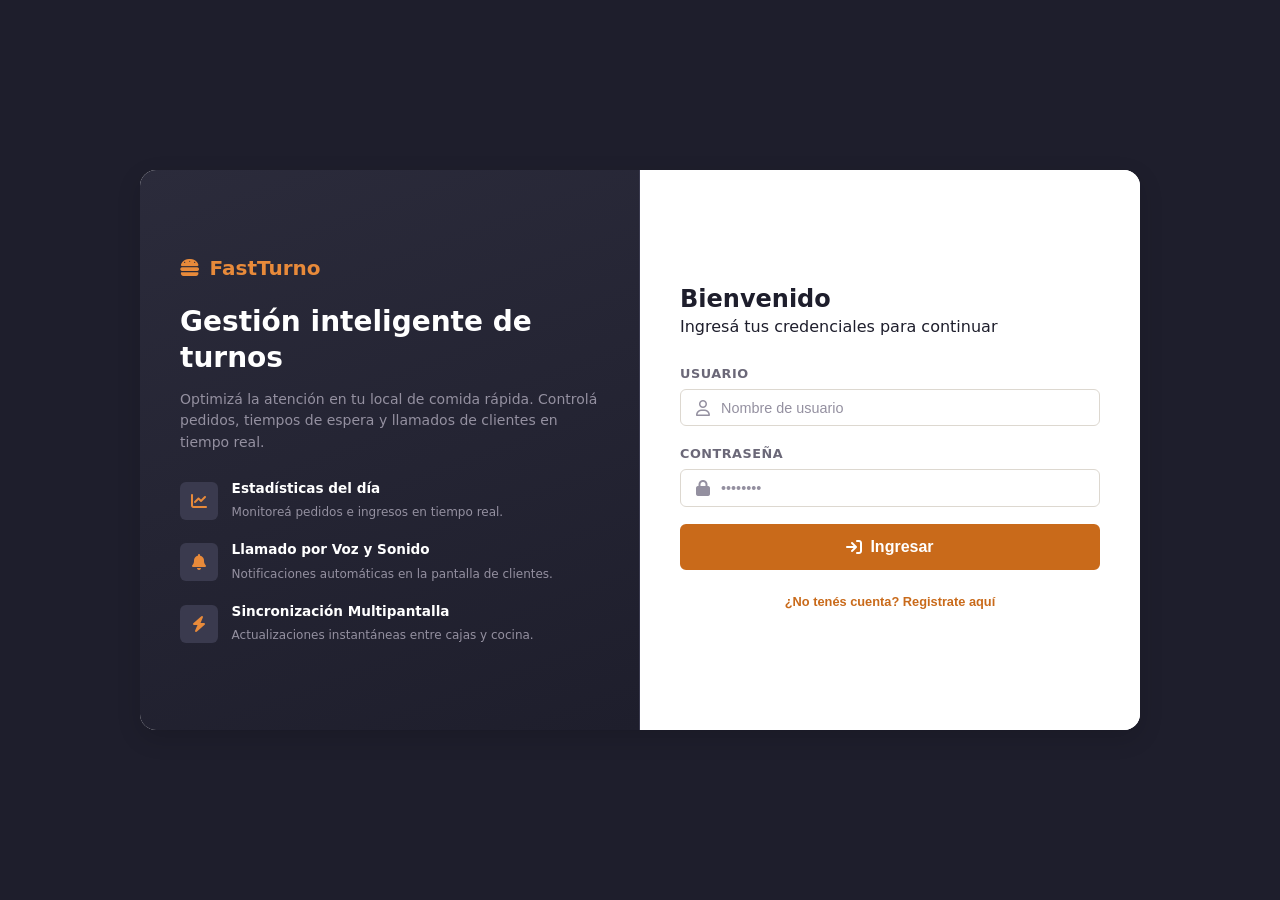
<file: kiosco.html>
<!DOCTYPE html>
<html lang="es">
<head>
  <meta charset="UTF-8" />
  <meta name="viewport" content="width=device-width, initial-scale=1.0" />
  <title>Kiosco — FastTurno</title>
  <link rel="icon" type="image/png" href="assets/img/icon.png" />
  <link rel="stylesheet" href="https://cdnjs.cloudflare.com/ajax/libs/font-awesome/6.5.1/css/all.min.css" />
  <link rel="stylesheet" href="css/styles.css" />
  <style>
    /* Ajustes internos de kiosco para casos edge */
    .products-grid:empty::after {
      content: "No hay productos en esta categoría.";
      display: block;
      grid-column: 1/-1;
      text-align: center;
      color: var(--text-muted);
      font-size: .875rem;
      padding: 2rem;
    }
    .estado-no-pedido {
      text-align: center;
      padding: 3rem 1rem;
      color: var(--text-muted);
    }
    .estado-no-pedido i { font-size: 3rem; color: var(--border); display: block; margin-bottom: 1rem; }
    .nav-arrows {
      display: flex; align-items: center; gap: .4rem;
    }
    .nav-arrows .arr-btn {
      background: var(--surface);
      border: 1px solid var(--border);
      border-radius: var(--radius-sm);
      width: 34px; height: 34px;
      display: flex; align-items: center; justify-content: center;
      cursor: pointer; font-size: .9rem; color: var(--text);
      transition: background var(--transition);
    }
    .nav-arrows .arr-btn:hover { background: var(--surface-alt); }
    @media(max-width:760px){
      .nav-arrows { display:none; }
    }
  </style>
</head>
<body>

<!-- ============================================================
     KIOSCO — Layout principal
     ============================================================ -->
<div class="kiosco-layout">

  <!-- TOPBAR -->
  <header class="kiosco-topbar">
    <div class="brand">
      <i class="fa-solid fa-burger"></i>
      <span>FastTurno</span>
    </div>

    <!-- Barra de pasos (solo desktop) -->
    <nav aria-label="Pasos del pedido">
      <ul class="step-bar" id="stepBar">
        <li>
          <button class="step-btn active" data-step="0" onclick="irAPaso(0)">
            <span class="step-num">1</span>
            <i class="fa-solid fa-utensils"></i> Menú
          </button>
        </li>
        <li><span class="sep"><i class="fa-solid fa-chevron-right fa-xs"></i></span></li>
        <li>
          <button class="step-btn" data-step="1" onclick="irAPaso(1)">
            <span class="step-num">2</span>
            <i class="fa-solid fa-cart-shopping"></i> Carrito
          </button>
        </li>
        <li><span class="sep"><i class="fa-solid fa-chevron-right fa-xs"></i></span></li>
        <li>
          <button class="step-btn" data-step="2" onclick="irAPaso(2)">
            <span class="step-num">3</span>
            <i class="fa-solid fa-ticket"></i> Mi Turno
          </button>
        </li>
      </ul>
    </nav>

    <!-- Flechas prev/next (solo desktop) -->
    <div class="nav-arrows">
      <button class="arr-btn" id="btnPrev" onclick="pasoAnterior()" title="Paso anterior"
        style="color:var(--charcoal)">
        <i class="fa-solid fa-arrow-left"></i>
      </button>
      <button class="arr-btn" id="btnNext" onclick="pasoSiguiente()" title="Paso siguiente"
        style="color:var(--charcoal)">
        <i class="fa-solid fa-arrow-right"></i>
      </button>
    </div>

    <!-- Usuario + logout — siempre a la derecha -->
    <div class="topbar-user-info">
      <i class="fa-solid fa-user-circle fa-sm"></i>
      <span id="kioscoUser">Kiosco</span>
      <button class="topbar-logout-btn" onclick="cerrarSesion()" title="Cerrar sesión">
        <i class="fa-solid fa-right-from-bracket"></i>
      </button>
    </div>
  </header>

  <!-- BODY (paneles) -->
  <main class="kiosco-body">

    <!-- ===================== PASO 1: MENÚ ===================== -->
    <section class="k-panel active" id="kPanel0" aria-label="Panel Menú">

      <div class="alert alert-info" style="margin:.75rem 1rem .25rem; border-radius:var(--radius-sm);"
           id="menuHelpMsg">
        <i class="fa-solid fa-circle-info"></i>
        <div>
          <strong>Bienvenido.</strong> Selecciona los productos que deseas y agrégalos al carrito.
          Cuando termines, avanza al paso <strong>Carrito</strong> para confirmar tu pedido.
        </div>
      </div>

      <div class="menu-layout">
        <!-- Izquierda: categorías + productos -->
        <div class="menu-left">
          <!-- Barra de categorías -->
          <div class="cat-bar" id="catBar" role="tablist" aria-label="Categorías del menú"></div>

          <!-- Grid de productos -->
          <div class="products-grid" id="productsGrid" aria-live="polite" aria-label="Productos"></div>
        </div>

        <!-- Derecha: carrito (solo desktop, se oculta en mobile) -->
        <aside class="cart-panel" aria-label="Carrito de compras">
          <div class="cart-header">
            <i class="fa-solid fa-cart-shopping"></i>
            <span>Mi Pedido</span>
            <span class="cart-count-badge" id="cartCountBadge">0</span>
          </div>
          <div class="cart-items" id="cartItemsDesktop">
            <div class="cart-empty-msg" id="cartEmptyDesktop">
              <i class="fa-solid fa-cart-shopping"></i>
              <p>Tu carrito está vacío.<br>Agrega productos del menú.</p>
            </div>
          </div>
          <div class="cart-footer">
            <div class="cart-total-row">
              <span>Total:</span>
              <span id="cartTotalDesktop">$0,00</span>
            </div>
            <button class="btn btn-primary btn-block" id="btnIrCarritoDesktop"
                    onclick="irAPaso(1)" disabled>
              <i class="fa-solid fa-arrow-right"></i> Revisar pedido
            </button>
          </div>
        </aside>
      </div>
    </section>

    <!-- ===================== PASO 2: CARRITO ===================== -->
    <section class="k-panel" id="kPanel1" aria-label="Panel Carrito">
      <div class="carrito-panel-layout">

        <div class="alert alert-info" style="margin-bottom:1rem;">
          <i class="fa-solid fa-circle-info"></i>
          Revisa los productos de tu pedido. Puedes volver al menú para hacer cambios o confirmar para generar tu turno.
        </div>

        <div class="card">
          <div class="card-header">
            <h3><i class="fa-solid fa-receipt"></i> Resumen del pedido</h3>
            <button class="btn btn-ghost btn-sm" onclick="irAPaso(0)">
              <i class="fa-solid fa-arrow-left"></i> Agregar más
            </button>
          </div>
          <div class="card-body" style="padding-top:.5rem;">
            <ul class="cart-summary-list" id="cartSummaryList">
              <!-- items generados por JS -->
            </ul>
            <div id="cartSummaryEmpty" class="empty-state" style="padding:2rem 1rem; display:none;">
              <i class="fa-solid fa-cart-shopping"></i>
              <h4>Carrito vacío</h4>
              <p>Vuelve al menú y agrega productos.</p>
            </div>
          </div>
          <div style="padding:.75rem 1.25rem; border-top:1px solid var(--border);
                      display:flex; justify-content:space-between; align-items:center;">
            <span style="font-weight:600; font-size:1rem;">Total</span>
            <span style="font-size:1.2rem; font-weight:700; color:var(--amber-dark);"
                  id="cartTotal2">$0,00</span>
          </div>
        </div>

        <div style="display:flex; gap:.75rem; margin-top:1.25rem; flex-wrap:wrap;">
          <button class="btn btn-secondary" onclick="irAPaso(0)">
            <i class="fa-solid fa-arrow-left"></i> Volver al menú
          </button>
          <button class="btn btn-primary flex-1" id="btnConfirmarPedido" onclick="confirmarPedido()">
            <i class="fa-solid fa-check-circle"></i> Confirmar pedido y obtener turno
          </button>
        </div>

        <p class="text-muted" style="font-size:.78rem; margin-top:.6rem;">
          <i class="fa-solid fa-circle-info"></i>
          Al confirmar se generará un número de turno. Espera a que sea llamado en la pantalla.
        </p>
      </div>
    </section>

    <!-- ===================== PASO 3: ESTADO / MI TURNO ===================== -->
    <section class="k-panel" id="kPanel2" aria-label="Panel Estado del Turno">

      <!-- Estado sin pedido activo -->
      <div class="estado-no-pedido" id="estadoSinPedido">
        <i class="fa-solid fa-ticket"></i>
        <h3>No tienes un pedido activo</h3>
        <p class="mt-1">Una vez que confirmes tu pedido podrás ver el estado de tu turno aquí.</p>
        <button class="btn btn-primary mt-2" onclick="irAPaso(0)">
          <i class="fa-solid fa-utensils"></i> Ir al menú
        </button>
      </div>

      <!-- Estado CON pedido activo -->
      <div class="estado-layout" id="estadoConPedido" style="display:none;">
        <div class="estado-main">
          <!-- Caja del turno -->
          <div class="turno-display-box" id="turnoDisplayBox">
            <div class="turno-label">Turno llamado</div>
            <div class="turno-number" id="turnoNumeroDisplay">---</div>
            <div class="turno-status" id="turnoStatusDisplay">Esperando llamado...</div>
          </div>

          <!-- Alerta "Es mi turno" -->
          <div class="alert alert-success" id="alertMiTurno" style="display:none; max-width:320px; width:100%;">
            <i class="fa-solid fa-bell"></i>
            <div><strong>¡Es tu turno!</strong> Acércate a la ventanilla a retirar tu pedido.</div>
          </div>

          <!-- Mi número -->
          <div class="card" style="max-width:320px; width:100%; text-align:center; padding:1rem;">
            <div style="font-size:.78rem; color:var(--text-muted); margin-bottom:.3rem; text-transform:uppercase; letter-spacing:.05em;">
              Tu número de turno
            </div>
            <div style="font-size:2.5rem; font-weight:700; color:var(--amber-dark);" id="miNumeroTurno">---</div>
            <div style="font-size:.8rem; color:var(--text-muted);" id="miEstadoPedido">Pendiente</div>
          </div>

          <!-- Mensaje de ayuda -->
          <div class="alert alert-warning" style="max-width:340px; width:100%;">
            <i class="fa-solid fa-volume-high"></i>
            <div>Presta atención a la pantalla principal del local o al número que aparece arriba.</div>
          </div>

          <button class="btn btn-secondary" onclick="nuevoPedido()">
            <i class="fa-solid fa-plus"></i> Hacer otro pedido
          </button>
        </div>

        <!-- Cola lateral -->
        <aside class="estado-queue">
          <div class="estado-queue-header">
            <i class="fa-solid fa-list-ol"></i> Cola de turnos
          </div>
          <div class="queue-list" id="queueList" aria-live="polite">
            <div class="empty-state" style="padding:2rem 1rem;" id="queueEmpty">
              <i class="fa-solid fa-hourglass"></i>
              <p>Sin turnos en espera.</p>
            </div>
          </div>
        </aside>
      </div>
    </section>

  </main><!-- /kiosco-body -->

</div><!-- /kiosco-layout -->

<!-- ===================== BOTTOM NAV (mobile) ===================== -->
<nav class="bottom-nav" aria-label="Navegación inferior" id="bottomNav">
  <button class="bnav-btn active" data-step="0" onclick="irAPaso(0)">
    <i class="fa-solid fa-utensils"></i>
    Menú
  </button>
  <button class="bnav-btn" data-step="1" onclick="irAPaso(1)" style="position:relative;">
    <i class="fa-solid fa-cart-shopping"></i>
    <span class="bnav-badge" id="bnavCartBadge" style="display:none;">0</span>
    Carrito
  </button>
  <button class="bnav-btn" data-step="2" onclick="irAPaso(2)">
    <i class="fa-solid fa-ticket"></i>
    Mi Turno
  </button>
</nav>

<!-- ===================== MODAL CONFIRMACIÓN ===================== -->
<div class="modal-overlay" id="modalConfirm">
  <div class="modal" role="dialog" aria-modal="true" aria-labelledby="modalConfirmTitle">
    <div class="modal-header">
      <i class="fa-solid fa-check-circle"></i>
      <h3 id="modalConfirmTitle">Confirmar pedido</h3>
    </div>
    <div class="modal-body">
      <p>Estás por confirmar tu pedido. Se generará un número de turno que deberás esperar sea llamado.</p>
      <ul id="modalItemsList" class="cart-summary-list" style="margin-top:1rem;"></ul>
      <div style="display:flex; justify-content:space-between; margin-top:.75rem;
                  padding-top:.5rem; border-top:1px solid var(--border); font-weight:700;">
        <span>Total:</span>
        <span id="modalTotal" style="color:var(--amber-dark);">$0,00</span>
      </div>
    </div>
    <div class="modal-footer">
      <button class="btn btn-secondary" onclick="cerrarModal()">
        <i class="fa-solid fa-xmark"></i> Cancelar
      </button>
      <button class="btn btn-primary" onclick="procesarConfirmacion()">
        <i class="fa-solid fa-check"></i> Confirmar
      </button>
    </div>
  </div>
</div>

<!-- ===================== TOASTS ===================== -->
<div class="toast-container" id="toastContainer"></div>

<!-- ===================== SCRIPTS ===================== -->
<script src="js/store.js"></script>
<script src="js/channel.js"></script>
<script src="js/auth.js"></script>
<script>
/* ============================================================
   Estado global del kiosco
   ============================================================ */
const KIOSCO = {
  pasoActual: 0,
  totalPasos: 3,
  categoriaActual: 'todos',
  carrito: [],          // { id, nombre, precio, icono, cantidad }
  miTurno: null,        // { numero, pedidoId, estado }
  colaActual: [],       // turnos visibles en panel
  broadcast: null,
};

/* Iconos por categoría */
const CAT_ICONS = {
  'todos':          'fa-grip',
  'combos':         'fa-gift',
  'hamburguesas':   'fa-burger',
  'acompañamientos':'fa-drumstick-bite',
  'bebidas':        'fa-mug-hot',
  'postres':        'fa-cake-candles',
};

/* ============================================================
   INICIALIZACIÓN
   ============================================================ */
document.addEventListener('DOMContentLoaded', () => {
  Auth.proteger(['kiosco', 'cliente']);
  const u = Auth.getUsuario();
  if (u) document.getElementById('kioscoUser').textContent = u.usuario || 'Kiosco';

  KIOSCO.broadcast = Channel.getInstance();
  KIOSCO.broadcast.addEventListener('message', onChannelMessage);

  cargarMenu();
  irAPaso(0);
});

/* ============================================================
   BROADCAST CHANNEL — recibir eventos
   ============================================================ */
function onChannelMessage(e) {
  const { evento, datos } = e.data || {};
  switch (evento) {
    case EVENTOS.TURNO_LLAMADO:
      onTurnoLlamado(datos);
      break;
    case EVENTOS.TURNO_COMPLETADO:
      onTurnoCompletado(datos);
      break;
    case EVENTOS.TURNO_CANCELADO:
      onTurnoCancelado(datos);
      break;
    case EVENTOS.PEDIDO_EN_PREP:
      onPedidoEnPrep(datos);
      break;
    case EVENTOS.MENU_ACTUALIZADO:
    case EVENTOS.STOCK_ACTUALIZADO:
      cargarMenu();
      mostrarToast('Menú actualizado.', 'info', 'fa-circle-info');
      break;
  }
}

function onTurnoLlamado(datos) {
  const num = datos?.numero ?? datos?.turno ?? '?';
  actualizarDisplayTurno(num, 'Pase a retirar su pedido.');
  actualizarCola(datos);
  if (KIOSCO.miTurno && KIOSCO.miTurno.numero == num) {
    document.getElementById('turnoDisplayBox').classList.add('mi-turno-highlight');
    document.getElementById('alertMiTurno').style.display = 'flex';
    mostrarToast('¡Es tu turno! Acércate a retirar tu pedido.', 'success', 'fa-bell');
    if ('vibrate' in navigator) navigator.vibrate([300, 100, 300]);
  }
}

function onTurnoCompletado(datos) {
  const num = datos?.numero ?? datos?.turno;
  if (KIOSCO.miTurno && KIOSCO.miTurno.numero == num) {
    document.getElementById('miEstadoPedido').textContent = 'Entregado';
    document.getElementById('alertMiTurno').style.display = 'none';
    document.getElementById('turnoDisplayBox').classList.remove('mi-turno-highlight');
    mostrarToast('Tu pedido fue entregado. ¡Buen provecho!', 'success', 'fa-check-circle');
  }
  actualizarCola(datos);
}

function onTurnoCancelado(datos) {
  const num = datos?.numero ?? datos?.turno;
  if (KIOSCO.miTurno && KIOSCO.miTurno.numero == num) {
    document.getElementById('miEstadoPedido').textContent = 'Cancelado';
    mostrarToast('Tu pedido fue cancelado. Consulta en caja.', 'error', 'fa-xmark-circle');
  }
  actualizarCola(datos);
}

function onPedidoEnPrep(datos) {
  const num = datos?.numero ?? datos?.turno;
  if (KIOSCO.miTurno && KIOSCO.miTurno.numero == num) {
    document.getElementById('miEstadoPedido').textContent = 'En preparación';
    mostrarToast('Tu pedido está en preparación.', 'info', 'fa-fire-burner');
  }
}

function actualizarDisplayTurno(numero, status) {
  const elNum    = document.getElementById('turnoNumeroDisplay');
  const elStatus = document.getElementById('turnoStatusDisplay');
  if (elNum)    elNum.textContent    = numero;
  if (elStatus) elStatus.textContent = status || '';
}

function actualizarCola(datos) {
  // Si el evento trae lista, actualizamos; si no, reconstruimos desde localStorage
  const pedidos = Store.getPedidos ? Store.getPedidos() : [];
  if (!pedidos.length) return;

  const recientes = pedidos
    .filter(p => p.estado !== 'entregado')
    .slice(-15)
    .reverse();

  KIOSCO.colaActual = recientes;
  renderCola();
}

function renderCola() {
  const el = document.getElementById('queueList');
  const empty = document.getElementById('queueEmpty');
  if (!el) return;

  const items = KIOSCO.colaActual;
  if (!items.length) {
    empty.style.display = 'block';
    // eliminar items anteriores
    Array.from(el.querySelectorAll('.queue-item')).forEach(n => n.remove());
    return;
  }
  empty.style.display = 'none';

  // Reconstruir lista
  el.innerHTML = '';
  items.forEach(p => {
    const esMio = KIOSCO.miTurno && KIOSCO.miTurno.numero == p.turno;
    const item = document.createElement('div');
    item.className = 'queue-item' +
      (p.estado === 'llamado'       ? ' q-calling' : '') +
      (p.estado === 'entregado'     ? ' q-done'    : '') +
      (esMio                        ? ' q-my-turn' : '');
    item.innerHTML = `
      <span class="q-num">#${p.turno ?? '?'}</span>
      <span class="q-desc">${p.items?.length ?? 0} producto${p.items?.length !== 1 ? 's' : ''}</span>
      <span class="badge badge-${estadoToBadge(p.estado)}">${p.estado ?? ''}</span>
      ${esMio ? '<span style="font-size:.72rem;color:var(--success);font-weight:700;">Tú</span>' : ''}
    `;
    el.appendChild(item);
  });
}

function estadoToBadge(e) {
  const m = { pendiente:'pending', 'en prep':'prep', listo:'ready', cancelado:'cancelled',
               llamado:'prep', entregado:'ready' };
  return m[e] || 'pending';
}

/* ============================================================
   MENÚ — cargar y renderizar
   ============================================================ */
function cargarMenu() {
  const menu = Store.getMenu();
  renderCategorias(menu);
  renderProductos(menu, KIOSCO.categoriaActual);
}

function renderCategorias(menu) {
  const bar = document.getElementById('catBar');
  if (!bar) return;

  const cats = ['todos', ...new Set(menu.map(p => p.categoria).filter(Boolean))];
  bar.innerHTML = '';

  cats.forEach(cat => {
    const icon = CAT_ICONS[cat] || 'fa-utensils';
    const btn = document.createElement('button');
    btn.className = 'cat-btn' + (cat === KIOSCO.categoriaActual ? ' active' : '');
    btn.setAttribute('role', 'tab');
    btn.setAttribute('aria-selected', cat === KIOSCO.categoriaActual ? 'true' : 'false');
    btn.innerHTML = `<i class="fa-solid ${icon}"></i>${capitalizar(cat)}`;
    btn.addEventListener('click', () => {
      KIOSCO.categoriaActual = cat;
      renderProductos(menu, cat);
      bar.querySelectorAll('.cat-btn').forEach(b => {
        b.classList.remove('active');
        b.setAttribute('aria-selected', 'false');
      });
      btn.classList.add('active');
      btn.setAttribute('aria-selected', 'true');
    });
    bar.appendChild(btn);
  });
}

function renderProductos(menu, cat) {
  const grid = document.getElementById('productsGrid');
  if (!grid) return;

  const filtrado = cat === 'todos'
    ? menu
    : menu.filter(p => p.categoria === cat);

  grid.innerHTML = '';

  if (!filtrado.length) {
    grid.innerHTML = `<div class="empty-state" style="grid-column:1/-1">
      <i class="fa-solid fa-face-meh"></i>
      <h4>Sin productos</h4>
      <p>No hay productos en esta categoría.</p></div>`;
    return;
  }

  filtrado.forEach(prod => {
    const icon = CAT_ICONS[prod.categoria] || 'fa-utensils';
    const agotado = prod.stock !== undefined && prod.stock <= 0;
    const card = document.createElement('div');
    card.className = 'product-card' + (agotado ? ' out-of-stock' : '');
    card.innerHTML = `
      <div class="product-img-placeholder">
        <i class="fa-solid ${icon}"></i>
      </div>
      <div class="product-info">
        <div class="product-name">${prod.nombre}</div>
        <div class="product-desc">${prod.descripcion || ''}</div>
        <div class="product-price">${formatearPrecio(prod.precio)}</div>
        ${agotado ? '<span class="product-badge-agotado">Agotado</span>' : ''}
      </div>
      ${!agotado ? `<button class="btn btn-primary btn-sm product-add-btn"
          onclick="agregarAlCarrito(${prod.id})"
          aria-label="Agregar ${prod.nombre} al carrito">
        <i class="fa-solid fa-plus"></i> Agregar
      </button>` : ''}
    `;
    grid.appendChild(card);
  });
}

/* ============================================================
   CARRITO — lógica
   ============================================================ */
function agregarAlCarrito(idProducto) {
  const menu  = Store.getMenu();
  const prod  = menu.find(p => p.id == idProducto);
  if (!prod) return;

  const yaEsta = KIOSCO.carrito.find(c => c.id == idProducto);
  if (yaEsta) {
    yaEsta.cantidad++;
  } else {
    KIOSCO.carrito.push({
      id: prod.id,
      nombre: prod.nombre,
      precio: prod.precio,
      icono: CAT_ICONS[prod.categoria] || 'fa-utensils',
      cantidad: 1,
    });
  }
  actualizarVistaCarrito();
  mostrarToast(`${prod.nombre} agregado al carrito.`, 'success', 'fa-cart-plus');
}

function cambiarCantidad(id, delta) {
  const item = KIOSCO.carrito.find(c => c.id == id);
  if (!item) return;
  item.cantidad += delta;
  if (item.cantidad <= 0) {
    KIOSCO.carrito = KIOSCO.carrito.filter(c => c.id != id);
  }
  actualizarVistaCarrito();
}

function calcularTotal() {
  return KIOSCO.carrito.reduce((s, c) => s + c.precio * c.cantidad, 0);
}

function actualizarVistaCarrito() {
  const total   = calcularTotal();
  const count   = KIOSCO.carrito.reduce((s, c) => s + c.cantidad, 0);

  // Badge contadores
  document.getElementById('cartCountBadge').textContent = count;
  const bnavBadge = document.getElementById('bnavCartBadge');
  if (count > 0) {
    bnavBadge.textContent = count;
    bnavBadge.style.display = 'flex';
  } else {
    bnavBadge.style.display = 'none';
  }

  // Botón "Revisar pedido" desktop
  const btnIr = document.getElementById('btnIrCarritoDesktop');
  if (btnIr) btnIr.disabled = count === 0;

  // Carrito desktop sidebar
  const contenedorD = document.getElementById('cartItemsDesktop');
  const emptyD      = document.getElementById('cartEmptyDesktop');
  if (contenedorD && emptyD) {
    if (KIOSCO.carrito.length === 0) {
      emptyD.style.display = 'block';
      Array.from(contenedorD.querySelectorAll('.cart-item')).forEach(n => n.remove());
    } else {
      emptyD.style.display = 'none';
      renderCartItems(contenedorD);
    }
  }

  // Total desktop
  const tdEl = document.getElementById('cartTotalDesktop');
  if (tdEl) tdEl.textContent = formatearPrecio(total);

  // Panel carrito (paso 2)
  renderCartSummary();
}

function renderCartItems(container) {
  Array.from(container.querySelectorAll('.cart-item')).forEach(n => n.remove());
  KIOSCO.carrito.forEach(item => {
    const div = document.createElement('div');
    div.className = 'cart-item';
    div.innerHTML = `
      <i class="fa-solid ${item.icono} cart-item-icon"></i>
      <div class="cart-item-info">
        <div class="cart-item-name">${item.nombre}</div>
        <div class="cart-item-price">${formatearPrecio(item.precio)} c/u</div>
      </div>
      <div class="qty-control">
        <button class="qty-btn" onclick="cambiarCantidad(${item.id}, -1)"
          aria-label="Reducir cantidad de ${item.nombre}">
          <i class="fa-solid fa-minus fa-xs"></i>
        </button>
        <span class="qty-val">${item.cantidad}</span>
        <button class="qty-btn" onclick="cambiarCantidad(${item.id}, 1)"
          aria-label="Aumentar cantidad de ${item.nombre}">
          <i class="fa-solid fa-plus fa-xs"></i>
        </button>
      </div>
    `;
    container.insertBefore(div, container.lastChild);
  });
}

function renderCartSummary() {
  const lista  = document.getElementById('cartSummaryList');
  const emptyEl= document.getElementById('cartSummaryEmpty');
  const totalEl= document.getElementById('cartTotal2');
  if (!lista) return;

  lista.innerHTML = '';
  if (KIOSCO.carrito.length === 0) {
    emptyEl.style.display = 'block';
    totalEl.textContent = '$0,00';
    return;
  }
  emptyEl.style.display = 'none';

  KIOSCO.carrito.forEach(item => {
    const li = document.createElement('li');
    li.innerHTML = `
      <i class="fa-solid ${item.icono}" style="color:var(--amber); width:20px; text-align:center;"></i>
      <span class="cart-summary-item-name">${item.nombre}</span>
      <span class="cart-summary-item-qty">x${item.cantidad}</span>
      <span class="cart-summary-item-price">${formatearPrecio(item.precio * item.cantidad)}</span>
      <div class="qty-control" style="margin-left:.25rem;">
        <button class="qty-btn" onclick="cambiarCantidad(${item.id}, -1)"
          aria-label="Reducir cantidad">
          <i class="fa-solid fa-minus fa-xs"></i>
        </button>
        <button class="qty-btn" onclick="cambiarCantidad(${item.id}, 1)"
          aria-label="Aumentar cantidad">
          <i class="fa-solid fa-plus fa-xs"></i>
        </button>
      </div>
    `;
    lista.appendChild(li);
  });

  totalEl.textContent = formatearPrecio(calcularTotal());
}

/* ============================================================
   CONFIRMACIÓN DEL PEDIDO
   ============================================================ */
function confirmarPedido() {
  if (KIOSCO.carrito.length === 0) {
    mostrarToast('El carrito está vacío. Agrega productos primero.', 'warning', 'fa-cart-shopping');
    return;
  }
  // Llenar modal
  const lista   = document.getElementById('modalItemsList');
  const totalEl = document.getElementById('modalTotal');
  lista.innerHTML = '';
  KIOSCO.carrito.forEach(item => {
    const li = document.createElement('li');
    li.innerHTML = `
      <i class="fa-solid ${item.icono}" style="color:var(--amber); width:20px;"></i>
      <span style="flex:1;">${item.nombre}</span>
      <span style="color:var(--text-muted);">x${item.cantidad}</span>
      <span style="font-weight:600;color:var(--amber-dark);margin-left:.5rem;">
        ${formatearPrecio(item.precio * item.cantidad)}
      </span>
    `;
    lista.appendChild(li);
  });
  totalEl.textContent = formatearPrecio(calcularTotal());
  document.getElementById('modalConfirm').classList.add('active');
}

function cerrarModal() {
  document.getElementById('modalConfirm').classList.remove('active');
}

function procesarConfirmacion() {
  cerrarModal();

  const pedido = Store.savePedido({
    items: KIOSCO.carrito.map(c => ({
      id: c.id, nombre: c.nombre, cantidad: c.cantidad, precio: c.precio,
    })),
    total: calcularTotal(),
    estado: 'pendiente',
  });

  if (!pedido) {
    mostrarToast('Error al guardar el pedido. Intenta nuevamente.', 'error', 'fa-circle-exclamation');
    return;
  }

  KIOSCO.miTurno = { numero: pedido.turno, pedidoId: pedido.id, estado: 'pendiente' };

  // Actualizar stock
  KIOSCO.carrito.forEach(item => {
    if (item.id !== undefined) Store.actualizarStock(item.id, -item.cantidad);
  });

  // Broadcast
  KIOSCO.broadcast.postMessage({
    evento: EVENTOS.NUEVO_PEDIDO,
    datos:  { turno: pedido.turno, items: pedido.items, total: pedido.total },
  });

  // Actualizar UI
  document.getElementById('miNumeroTurno').textContent = pedido.turno;
  document.getElementById('miEstadoPedido').textContent = 'Pendiente';
  document.getElementById('estadoSinPedido').style.display = 'none';
  document.getElementById('estadoConPedido').style.display = 'grid';

  KIOSCO.carrito = [];
  actualizarVistaCarrito();

  mostrarToast(`Pedido confirmado. Tu turno es el #${pedido.turno}.`, 'success', 'fa-ticket');
  irAPaso(2);
}

function nuevoPedido() {
  KIOSCO.miTurno = null;
  document.getElementById('estadoSinPedido').style.display = 'block';
  document.getElementById('estadoConPedido').style.display = 'none';
  document.getElementById('alertMiTurno').style.display = 'none';
  document.getElementById('turnoDisplayBox').classList.remove('mi-turno-highlight');
  irAPaso(0);
}

/* ============================================================
   NAVEGACIÓN DE PASOS
   ============================================================ */
function irAPaso(paso) {
  if (paso < 0 || paso >= KIOSCO.totalPasos) return;
  KIOSCO.pasoActual = paso;

  // Ocultar todos los paneles
  document.querySelectorAll('.k-panel').forEach((p, i) => {
    p.classList.toggle('active', i === paso);
  });

  // Step bar desktop
  document.querySelectorAll('.step-btn').forEach(btn => {
    const s = parseInt(btn.dataset.step);
    btn.classList.remove('active', 'done');
    if (s === paso)  btn.classList.add('active');
    if (s < paso)    btn.classList.add('done');
  });

  // Bottom nav mobile
  document.querySelectorAll('.bnav-btn').forEach(btn => {
    btn.classList.toggle('active', parseInt(btn.dataset.step) === paso);
  });

  // Flechas prev/next
  const btnPrev = document.getElementById('btnPrev');
  const btnNext = document.getElementById('btnNext');
  if (btnPrev) btnPrev.disabled = paso === 0;
  if (btnNext) btnNext.disabled = paso === KIOSCO.totalPasos - 1;

  // Si pasamos al paso 2, cargar cola
  if (paso === 2) {
    actualizarCola({});
    if (KIOSCO.miTurno) {
      document.getElementById('estadoSinPedido').style.display = 'none';
      document.getElementById('estadoConPedido').style.display = 'grid';
    }
  }

  // Refrescar vista carrito al paso 1
  if (paso === 1) {
    renderCartSummary();
    if (KIOSCO.carrito.length === 0) {
      mostrarToast('Tu carrito está vacío. Agrega productos desde el menú.', 'info', 'fa-circle-info');
    }
  }
}

function pasoAnterior()   { irAPaso(KIOSCO.pasoActual - 1); }
function pasoSiguiente()  { irAPaso(KIOSCO.pasoActual + 1); }

/* ============================================================
   SESIÓN
   ============================================================ */
function cerrarSesion() {
  Auth.cerrarSesion();
  window.location.href = 'index.html';
}

/* ============================================================
   TOASTS
   ============================================================ */
function mostrarToast(mensaje, tipo = 'info', icono = 'fa-circle-info') {
  const container = document.getElementById('toastContainer');
  const toast = document.createElement('div');
  toast.className = `toast ${tipo}`;
  toast.innerHTML = `<i class="fa-solid ${icono}"></i><span>${mensaje}</span>`;
  container.appendChild(toast);
  setTimeout(() => {
    toast.classList.add('toast-out');
    setTimeout(() => toast.remove(), 250);
  }, 3500);
}

/* ============================================================
   UTILIDADES
   ============================================================ */
function formatearPrecio(n) {
  return '$' + Number(n || 0).toLocaleString('es-AR', {
    minimumFractionDigits: 2, maximumFractionDigits: 2,
  });
}

function capitalizar(s) {
  if (!s) return '';
  return s.charAt(0).toUpperCase() + s.slice(1);
}
</script>
<script type="module" src="https://static.cloudflareinsights.com/beacon.min.js/v31edd6df95cf4e85bb4c19e7a9bdbcba1788362987495" integrity="sha512-iIg7k2xntmwu6/uSb5tpc/hySgZc4eoL31yB29W6tJFo2akwjPWcEqnCEdJvGexCL0KEQwVYv5BlowfhVz26hg==" data-cf-beacon='{"version":"2024.11.0","token":"f0f03d0605bf45f1a3b17cf7d5e6861f","spa":2}' crossorigin="anonymous"></script>
</body>
</html>
</file>
<file: css/styles.css>
/* =========================================================
   FastTurno — Hoja de estilos principal
   Tema: Fast Food sobrio y elegante
   ========================================================= */

/* ---------- Variables de diseño ---------- */
:root {
  --amber: #C96A1A;
  --amber-dark: #A3530F;
  --amber-light: #E88A3A;
  --amber-bg: #FFF4E8;
  --charcoal: #1E1E2C;
  --charcoal-2: #2B2B3B;
  --charcoal-3: #3A3A4E;
  --surface: #FFFFFF;
  --surface-alt: #F4F0EA;
  --bg: #F8F6F2;
  --border: #DDD8D0;
  --text: #1E1E2C;
  --text-muted: #6B6878;
  --text-light: #9490A0;
  --success: #2E7D32;
  --success-bg: #EAF4EB;
  --warning: #B45309;
  --warning-bg: #FEF6E4;
  --danger: #B91C1C;
  --danger-bg: #FEE8E8;
  --info: #1565C0;
  --info-bg: #E8F0FE;
  --radius-sm: 6px;
  --radius: 10px;
  --radius-lg: 16px;
  --shadow-sm: 0 1px 3px rgba(0, 0, 0, .08);
  --shadow: 0 4px 12px rgba(0, 0, 0, .10);
  --shadow-lg: 0 8px 24px rgba(0, 0, 0, .14);
  --transition: 180ms ease;
  --sidebar-w: 240px;
  --topbar-h: 56px;
}

/* ---------- Reset & base ---------- */
*,
*::before,
*::after {
  box-sizing: border-box;
  margin: 0;
  padding: 0;
}

html {
  font-size: 16px;
  scroll-behavior: smooth;
}

body {
  font-family: 'Segoe UI', system-ui, -apple-system, sans-serif;
  background: var(--bg);
  color: var(--text);
  line-height: 1.55;
  min-height: 100vh;
}

img {
  max-width: 100%;
  display: block;
}

a {
  color: var(--amber);
  text-decoration: none;
}

a:hover {
  text-decoration: underline;
}

h1,
h2,
h3,
h4,
h5,
h6 {
  line-height: 1.3;
  font-weight: 600;
}

/* ---------- Utilidades ---------- */
.sr-only {
  position: absolute;
  width: 1px;
  height: 1px;
  padding: 0;
  margin: -1px;
  overflow: hidden;
  clip: rect(0, 0, 0, 0);
  white-space: nowrap;
  border: 0;
}

.text-muted {
  color: var(--text-muted);
}

.text-center {
  text-align: center;
}

.d-flex {
  display: flex;
}

.align-center {
  align-items: center;
}

.gap-1 {
  gap: .5rem;
}

.gap-2 {
  gap: 1rem;
}

.flex-1 {
  flex: 1;
}

.mt-1 {
  margin-top: .5rem;
}

.mt-2 {
  margin-top: 1rem;
}

.mb-1 {
  margin-bottom: .5rem;
}

.mb-2 {
  margin-bottom: 1rem;
}

.w-100 {
  width: 100%;
}

.hidden {
  display: none !important;
}

/* =========================================================
   BOTONES
   ========================================================= */
.btn {
  display: inline-flex;
  align-items: center;
  gap: .5rem;
  padding: .55rem 1.2rem;
  font-size: .875rem;
  font-weight: 600;
  border: 2px solid transparent;
  border-radius: var(--radius-sm);
  cursor: pointer;
  transition: background var(--transition), border-color var(--transition),
    color var(--transition), box-shadow var(--transition);
  white-space: nowrap;
  user-select: none;
}

.btn:disabled {
  opacity: .5;
  cursor: not-allowed;
}

.btn-primary {
  background: var(--amber);
  color: #fff;
  border-color: var(--amber);
}

.btn-primary:hover:not(:disabled) {
  background: var(--amber-dark);
  border-color: var(--amber-dark);
}

.btn-secondary {
  background: var(--surface);
  color: var(--text);
  border-color: var(--border);
}

.btn-secondary:hover:not(:disabled) {
  background: var(--surface-alt);
}

.btn-ghost {
  background: transparent;
  color: var(--amber);
  border-color: transparent;
}

.btn-ghost:hover:not(:disabled) {
  background: var(--amber-bg);
}

.btn-danger {
  background: var(--danger);
  color: #fff;
  border-color: var(--danger);
}

.btn-danger:hover:not(:disabled) {
  background: #991414;
}

.btn-success {
  background: var(--success);
  color: #fff;
  border-color: var(--success);
}

.btn-success:hover:not(:disabled) {
  background: #215922;
}

.btn-sm {
  padding: .35rem .9rem;
  font-size: .8rem;
}

.btn-lg {
  padding: .75rem 1.6rem;
  font-size: 1rem;
}

.btn-block {
  display: flex;
  width: 100%;
  justify-content: center;
}

/* =========================================================
   TARJETAS (cards)
   ========================================================= */
.card {
  background: var(--surface);
  border: 1px solid var(--border);
  border-radius: var(--radius);
  box-shadow: var(--shadow-sm);
  overflow: hidden;
}

.card-header {
  padding: 1rem 1.25rem;
  border-bottom: 1px solid var(--border);
  display: flex;
  align-items: center;
  justify-content: space-between;
  gap: 1rem;
  background: var(--surface);
}

.card-header h2,
.card-header h3 {
  font-size: 1rem;
  font-weight: 600;
  display: flex;
  align-items: center;
  gap: .5rem;
}

.card-header h2 i,
.card-header h3 i {
  color: var(--amber);
}

.card-body {
  padding: 1.25rem;
}

/* =========================================================
   FORMULARIOS
   ========================================================= */
.form-group {
  margin-bottom: 1.1rem;
}

.form-group label {
  display: block;
  font-size: .8rem;
  font-weight: 600;
  margin-bottom: .35rem;
  color: var(--text-muted);
  text-transform: uppercase;
  letter-spacing: .04em;
}

.form-control {
  width: 100%;
  padding: .6rem .9rem;
  border: 1.5px solid var(--border);
  border-radius: var(--radius-sm);
  font-size: .9rem;
  background: var(--surface);
  color: var(--text);
  transition: border-color var(--transition), box-shadow var(--transition);
}

.form-control:focus {
  outline: none;
  border-color: var(--amber);
  box-shadow: 0 0 0 3px rgba(201, 106, 26, .15);
}

.form-control::placeholder {
  color: var(--text-light);
}

select.form-control {
  appearance: none;
  cursor: pointer;
}

textarea.form-control {
  resize: vertical;
  min-height: 80px;
}

.form-hint {
  font-size: .78rem;
  color: var(--text-muted);
  margin-top: .3rem;
}

/* =========================================================
   ALERTAS / MENSAJES DE AYUDA
   ========================================================= */
.alert {
  padding: .8rem 1rem;
  border-radius: var(--radius-sm);
  font-size: .875rem;
  display: flex;
  align-items: flex-start;
  gap: .6rem;
  border: 1px solid transparent;
}

.alert i {
  margin-top: .1rem;
  flex-shrink: 0;
}

.alert-info {
  background: var(--info-bg);
  color: var(--info);
  border-color: #c0d6f7;
}

.alert-success {
  background: var(--success-bg);
  color: var(--success);
  border-color: #b7dbb9;
}

.alert-warning {
  background: var(--warning-bg);
  color: var(--warning);
  border-color: #f5d898;
}

.alert-danger {
  background: var(--danger-bg);
  color: var(--danger);
  border-color: #f5bbbb;
}

/* =========================================================
   BADGES / ETIQUETAS
   ========================================================= */
.badge {
  display: inline-flex;
  align-items: center;
  gap: .3rem;
  padding: .2rem .65rem;
  font-size: .72rem;
  font-weight: 700;
  border-radius: 20px;
  text-transform: uppercase;
  letter-spacing: .04em;
}

.badge-pending {
  background: var(--warning-bg);
  color: var(--warning);
}

.badge-prep {
  background: var(--info-bg);
  color: var(--info);
}

.badge-ready {
  background: var(--success-bg);
  color: var(--success);
}

.badge-cancelled {
  background: var(--danger-bg);
  color: var(--danger);
}

.badge-amber {
  background: var(--amber-bg);
  color: var(--amber-dark);
}

.badge-dark {
  background: var(--charcoal);
  color: #fff;
}

/* =========================================================
   TABLAS
   ========================================================= */
.table-wrapper {
  overflow-x: auto;
  border-radius: var(--radius);
  border: 1px solid var(--border);
  background: var(--surface);
}

table {
  width: 100%;
  border-collapse: collapse;
  font-size: .875rem;
}

thead th {
  padding: .7rem 1rem;
  text-align: left;
  background: var(--surface-alt);
  color: var(--text-muted);
  font-size: .75rem;
  font-weight: 700;
  text-transform: uppercase;
  letter-spacing: .05em;
  white-space: nowrap;
}

tbody tr {
  border-top: 1px solid var(--border);
  transition: background var(--transition);
}

tbody tr:hover {
  background: var(--surface-alt);
}

tbody td {
  padding: .7rem 1rem;
  vertical-align: middle;
}

/* Responsive — tabla a tarjetas en mobile */
@media (max-width: 640px) {
  .table-wrapper {
    border: none;
    background: transparent;
  }

  table,
  thead,
  tbody,
  tr,
  th,
  td {
    display: block;
  }

  thead {
    display: none;
  }

  tbody tr {
    background: var(--surface);
    border: 1px solid var(--border);
    border-radius: var(--radius);
    margin-bottom: .75rem;
    padding: .75rem;
    box-shadow: var(--shadow-sm);
  }

  tbody td {
    padding: .35rem .5rem;
    display: flex;
    align-items: flex-start;
    gap: .5rem;
    font-size: .875rem;
  }

  tbody td::before {
    content: attr(data-label);
    font-weight: 700;
    color: var(--text-muted);
    font-size: .72rem;
    text-transform: uppercase;
    letter-spacing: .04em;
    min-width: 90px;
    flex-shrink: 0;
    margin-top: .1rem;
  }

  tbody td:last-child {
    margin-top: .35rem;
    padding-top: .5rem;
    border-top: 1px solid var(--border);
  }
}

/* =========================================================
   MODAL
   ========================================================= */
.modal-overlay {
  position: fixed;
  inset: 0;
  background: rgba(0, 0, 0, .55);
  display: flex;
  align-items: center;
  justify-content: center;
  z-index: 1000;
  padding: 1rem;
  opacity: 0;
  visibility: hidden;
  transition: opacity var(--transition), visibility var(--transition);
}

.modal-overlay.active {
  opacity: 1;
  visibility: visible;
}

.modal {
  background: var(--surface);
  border-radius: var(--radius-lg);
  box-shadow: var(--shadow-lg);
  max-width: 480px;
  width: 100%;
  transform: translateY(16px) scale(.97);
  transition: transform var(--transition);
  overflow: hidden;
}

.modal-overlay.active .modal {
  transform: none;
}

.modal-header {
  padding: 1.1rem 1.4rem;
  border-bottom: 1px solid var(--border);
  display: flex;
  align-items: center;
  gap: .65rem;
}

.modal-header h3 {
  font-size: 1.05rem;
}

.modal-header i {
  color: var(--amber);
  font-size: 1.2rem;
}

.modal-body {
  padding: 1.25rem 1.4rem;
}

.modal-footer {
  padding: 1rem 1.4rem;
  border-top: 1px solid var(--border);
  display: flex;
  justify-content: flex-end;
  gap: .6rem;
}

/* =========================================================
   LOGIN PAGE
   ========================================================= */
.login-page {
  min-height: 100vh;
  display: grid;
  grid-template-columns: 1fr 1fr;
  background: var(--charcoal);
}

.login-hero {
  background: linear-gradient(160deg, var(--charcoal-2) 0%, var(--charcoal) 100%);
  display: flex;
  flex-direction: column;
  align-items: center;
  justify-content: center;
  padding: 3rem;
  gap: 1.5rem;
  border-right: 1px solid var(--charcoal-3);
}

.login-hero-logo {
  width: 80px;
  height: 80px;
  background: var(--amber);
  border-radius: 50%;
  display: flex;
  align-items: center;
  justify-content: center;
  font-size: 2rem;
  color: #fff;
}

.login-hero h1 {
  font-size: 1.9rem;
  color: #fff;
  text-align: center;
}

.login-hero p {
  color: var(--text-light);
  text-align: center;
  font-size: .95rem;
}

.login-hero-features {
  list-style: none;
  display: flex;
  flex-direction: column;
  gap: .6rem;
  width: 100%;
  max-width: 260px;
}

.login-hero-features li {
  display: flex;
  align-items: center;
  gap: .7rem;
  color: #ccc;
  font-size: .875rem;
}

.login-hero-features li i {
  color: var(--amber-light);
  width: 16px;
  text-align: center;
}

.login-form-side {
  display: flex;
  align-items: center;
  justify-content: center;
  background: var(--bg);
  padding: 2.5rem;
}

.login-box {
  width: 100%;
  max-width: 380px;
}

.login-box h2 {
  font-size: 1.4rem;
  margin-bottom: .25rem;
}

.login-box .subtitle {
  color: var(--text-muted);
  font-size: .875rem;
  margin-bottom: 1.75rem;
}

.login-box .form-group label {
  color: var(--text-muted);
}

.login-link-row {
  display: flex;
  justify-content: space-between;
  align-items: center;
  margin-top: 1rem;
  font-size: .8rem;
  color: var(--text-muted);
}

.login-error {
  margin-top: .8rem;
  padding: .65rem 1rem;
  background: var(--danger-bg);
  color: var(--danger);
  border-radius: var(--radius-sm);
  font-size: .85rem;
  display: flex;
  align-items: center;
  gap: .5rem;
}

@media (max-width: 700px) {
  .login-page {
    grid-template-columns: 1fr;
  }

  .login-hero {
    display: none;
  }

  .login-form-side {
    padding: 1.5rem 1.25rem;
    min-height: 100vh;
  }
}

/* =========================================================
   LAYOUT ADMIN — sidebar + main
   ========================================================= */
.app-layout {
  display: flex;
  min-height: 100vh;
}

/* --- Sidebar --- */
.sidebar {
  width: var(--sidebar-w);
  background: var(--charcoal);
  color: #fff;
  display: flex;
  flex-direction: column;
  position: fixed;
  top: 0;
  left: 0;
  bottom: 0;
  z-index: 200;
  transition: transform var(--transition);
}

.sidebar-brand {
  padding: 1.1rem 1.25rem;
  border-bottom: 1px solid var(--charcoal-3);
  display: flex;
  align-items: center;
  gap: .75rem;
}

.sidebar-brand .brand-icon {
  width: 36px;
  height: 36px;
  background: var(--amber);
  border-radius: 8px;
  display: flex;
  align-items: center;
  justify-content: center;
  font-size: 1rem;
  color: #fff;
}

.sidebar-brand .brand-name {
  font-size: .95rem;
  font-weight: 700;
  color: #fff;
}

.sidebar-brand .brand-role {
  font-size: .72rem;
  color: var(--text-light);
}

.sidebar-nav {
  flex: 1;
  padding: .75rem 0;
  overflow-y: auto;
}

.sidebar-nav ul {
  list-style: none;
}

.sidebar-nav li {}

.sidebar-nav .nav-section {
  padding: .5rem 1.25rem .25rem;
  font-size: .68rem;
  font-weight: 700;
  color: var(--charcoal-3);
  text-transform: uppercase;
  letter-spacing: .08em;
}

.sidebar-nav a {
  display: flex;
  align-items: center;
  gap: .75rem;
  padding: .65rem 1.25rem;
  color: #b8b5c8;
  font-size: .875rem;
  transition: background var(--transition), color var(--transition);
  border-left: 3px solid transparent;
}

.sidebar-nav a i {
  width: 18px;
  text-align: center;
  font-size: 1rem;
}

.sidebar-nav a:hover {
  background: var(--charcoal-2);
  color: #fff;
  text-decoration: none;
}

.sidebar-nav a.active {
  background: var(--charcoal-2);
  color: var(--amber-light);
  border-left-color: var(--amber);
}

.sidebar-footer {
  padding: .85rem 1.25rem;
  border-top: 1px solid var(--charcoal-3);
  font-size: .8rem;
  color: var(--text-light);
  display: flex;
  flex-direction: column;
  gap: .4rem;
}

.sidebar-footer .logout-btn {
  display: flex;
  align-items: center;
  gap: .5rem;
  background: none;
  border: none;
  cursor: pointer;
  color: var(--text-light);
  font-size: .8rem;
  padding: .3rem 0;
  transition: color var(--transition);
}

.sidebar-footer .logout-btn:hover {
  color: var(--danger);
}

/* Overlay para mobile */
.sidebar-overlay {
  display: none;
  position: fixed;
  inset: 0;
  background: rgba(0, 0, 0, .5);
  z-index: 190;
}

.sidebar-overlay.active {
  display: block;
}

/* --- Topbar --- */
.topbar {
  height: var(--topbar-h);
  background: var(--surface);
  border-bottom: 1px solid var(--border);
  display: flex;
  align-items: center;
  padding: 0 1.25rem;
  gap: 1rem;
  position: sticky;
  top: 0;
  z-index: 100;
}

.topbar .hamburger {
  display: none;
  background: none;
  border: none;
  font-size: 1.2rem;
  color: var(--text);
  cursor: pointer;
  padding: .35rem;
  border-radius: var(--radius-sm);
}

.topbar .hamburger:hover {
  background: var(--surface-alt);
}

.topbar-title {
  flex: 1;
  font-size: 1rem;
  font-weight: 600;
  color: var(--text);
  display: flex;
  align-items: center;
  gap: .5rem;
}

.topbar-title i {
  color: var(--amber);
}

.topbar-nav {
  display: flex;
  align-items: center;
  gap: .5rem;
  margin-left: auto;
  /* empuja al centro/derecha en desktop */
}

/* Cuando el nav es hermano anterior al bloque de usuario, no necesita auto-margin;
   el bloque de usuario toma el auto-margin para pegarse a la derecha */
.topbar-nav.admin-topbar-arrows {
  margin-left: 0;
}

.topbar-nav .nav-step-info {
  font-size: .8rem;
  color: var(--text-muted);
  padding: 0 .5rem;
}

/* --- Main content --- */
.main-content {
  margin-left: var(--sidebar-w);
  flex: 1;
  display: flex;
  flex-direction: column;
  min-height: 100vh;
}

.main-content .page-content {
  flex: 1;
  padding: 1.5rem;
}

/* Panels (secciones del admin) */
.admin-panel {
  display: none;
}

.admin-panel.active {
  display: block;
}

/* --- Topbar: usuario a la derecha --- */
.topbar-user-info {
  display: flex;
  align-items: center;
  gap: .45rem;
  margin-left: auto;
  font-size: .82rem;
  color: var(--text-muted);
  white-space: nowrap;
}

.topbar-logout-btn {
  background: none;
  border: none;
  cursor: pointer;
  color: var(--text-muted);
  font-size: .95rem;
  padding: .3rem .4rem;
  border-radius: var(--radius-sm);
  transition: color var(--transition), background var(--transition);
  display: flex;
  align-items: center;
}

.topbar-logout-btn:hover {
  color: var(--danger);
  background: var(--danger-bg);
}

/* --- Bottom nav admin (mobile) --- */
.admin-bottom-nav {
  display: none;
  position: fixed;
  bottom: 0;
  left: 0;
  right: 0;
  background: var(--charcoal);
  border-top: 1px solid var(--charcoal-3);
  z-index: 200;
  height: 60px;
  align-items: stretch;
}

.admin-bottom-nav .bnav-btn {
  flex: 1;
  display: flex;
  flex-direction: column;
  align-items: center;
  justify-content: center;
  background: none;
  border: none;
  cursor: pointer;
  color: #9490A0;
  font-size: .62rem;
  font-weight: 600;
  gap: 3px;
  transition: color var(--transition), background var(--transition);
  border-right: 1px solid var(--charcoal-3);
}

.admin-bottom-nav .bnav-btn:last-child {
  border-right: none;
}

.admin-bottom-nav .bnav-btn i {
  font-size: 1.15rem;
}

.admin-bottom-nav .bnav-btn.active {
  color: var(--amber-light);
  background: var(--charcoal-2);
}

/* Responsive admin */
@media (max-width: 840px) {
  .sidebar {
    transform: translateX(calc(-1 * var(--sidebar-w)));
  }

  .sidebar.open {
    transform: translateX(0);
    box-shadow: var(--shadow-lg);
  }

  .main-content {
    margin-left: 0;
  }

  /* Hamburger oculto en mobile: el bottom nav reemplaza la navegación */
  .topbar .hamburger {
    display: none;
  }

  /* Flechas prev/next ocultas en mobile (el bottom nav las reemplaza) */
  .admin-topbar-arrows {
    display: none;
  }

  /* Bottom nav visible */
  .admin-bottom-nav {
    display: flex;
  }

  /* Espacio para el bottom nav */
  .main-content .page-content {
    padding-bottom: 72px;
  }
}

/* =========================================================
   KIOSCO — step bar desktop
   ========================================================= */
.kiosco-layout {
  display: flex;
  flex-direction: column;
  min-height: 100vh;
}

.kiosco-topbar {
  background: var(--charcoal);
  color: #fff;
  display: flex;
  align-items: center;
  padding: 0 1.25rem;
  height: var(--topbar-h);
  gap: 1rem;
  position: sticky;
  top: 0;
  z-index: 100;
}

.kiosco-topbar .brand {
  display: flex;
  align-items: center;
  gap: .6rem;
  font-weight: 700;
  font-size: 1rem;
}

.kiosco-topbar .brand i {
  color: var(--amber-light);
}

.kiosco-topbar .step-bar {
  flex: 1;
  display: flex;
  align-items: center;
  justify-content: center;
  gap: 0;
  list-style: none;
}

.kiosco-topbar .step-bar li {
  display: flex;
  align-items: center;
}

.kiosco-topbar .step-bar .step-btn {
  background: none;
  border: none;
  cursor: pointer;
  display: flex;
  align-items: center;
  gap: .45rem;
  padding: .5rem .9rem;
  border-radius: 20px;
  font-size: .8rem;
  font-weight: 600;
  color: #9490A0;
  transition: background var(--transition), color var(--transition);
}

.kiosco-topbar .step-bar .step-btn .step-num {
  width: 22px;
  height: 22px;
  border-radius: 50%;
  background: var(--charcoal-3);
  display: flex;
  align-items: center;
  justify-content: center;
  font-size: .72rem;
  font-weight: 700;
  transition: background var(--transition), color var(--transition);
}

.kiosco-topbar .step-bar .step-btn.active {
  color: #fff;
}

.kiosco-topbar .step-bar .step-btn.active .step-num {
  background: var(--amber);
  color: #fff;
}

.kiosco-topbar .step-bar .step-btn.done {
  color: var(--amber-light);
}

.kiosco-topbar .step-bar .step-btn.done .step-num {
  background: var(--amber-dark);
  color: #fff;
}

.kiosco-topbar .step-bar .sep {
  color: var(--charcoal-3);
  font-size: .75rem;
  margin: 0 .1rem;
}

.kiosco-topbar .kiosco-user {
  font-size: .8rem;
  color: #9490A0;
  display: flex;
  align-items: center;
  gap: .5rem;
}

.kiosco-body {
  flex: 1;
  display: flex;
  flex-direction: column;
}

/* K-panels */
.k-panel {
  display: none;
  flex: 1;
}

.k-panel.active {
  display: flex;
  flex-direction: column;
  flex: 1;
}

/* Panel Menú */
.menu-layout {
  display: grid;
  grid-template-columns: 1fr 320px;
  gap: 0;
  flex: 1;
  height: calc(100vh - var(--topbar-h));
}

/* Categorías + productos */
.menu-left {
  display: flex;
  flex-direction: column;
  overflow: hidden;
}

.cat-bar {
  display: flex;
  gap: .5rem;
  padding: 1rem 1.25rem;
  background: var(--surface);
  border-bottom: 1px solid var(--border);
  overflow-x: auto;
  scroll-snap-type: x mandatory;
  scrollbar-width: none;
}

.cat-bar::-webkit-scrollbar {
  display: none;
}

.cat-btn {
  flex-shrink: 0;
  scroll-snap-align: start;
  display: flex;
  flex-direction: column;
  align-items: center;
  gap: .25rem;
  background: var(--surface);
  border: 1.5px solid var(--border);
  border-radius: var(--radius);
  padding: .5rem .85rem;
  cursor: pointer;
  font-size: .75rem;
  font-weight: 600;
  color: var(--text-muted);
  transition: all var(--transition);
  min-width: 72px;
}

.cat-btn i {
  font-size: 1.2rem;
}

.cat-btn:hover {
  border-color: var(--amber);
  color: var(--amber);
}

.cat-btn.active {
  background: var(--amber);
  border-color: var(--amber);
  color: #fff;
}

.products-grid {
  display: grid;
  grid-template-columns: repeat(auto-fill, minmax(180px, 210px));
  justify-content: start;
  align-items: start;
  align-content: start;
  gap: 1rem;
  padding: 1.25rem;
  overflow-y: auto;
  flex: 1;
}

.product-card {
  background: var(--surface);
  border: 1.5px solid var(--border);
  border-radius: var(--radius);
  overflow: hidden;
  display: flex;
  flex-direction: column;
  transition: box-shadow var(--transition), border-color var(--transition);
  cursor: default;
}

.product-card:hover {
  box-shadow: var(--shadow);
  border-color: var(--amber);
}

.product-card.out-of-stock {
  opacity: .55;
  pointer-events: none;
}

.product-img-placeholder {
  height: 100px;
  background: var(--surface-alt);
  display: flex;
  align-items: center;
  justify-content: center;
  font-size: 2.5rem;
  color: var(--amber);
  border-bottom: 1px solid var(--border);
}

.product-info {
  padding: .6rem .75rem;
  flex: 1;
}

.product-name {
  font-size: .85rem;
  font-weight: 600;
  margin-bottom: .2rem;
}

.product-desc {
  font-size: .75rem;
  color: var(--text-muted);
  margin-bottom: .4rem;
  line-height: 1.4;
}

.product-price {
  font-size: .95rem;
  font-weight: 700;
  color: var(--amber-dark);
}

.product-badge-agotado {
  display: inline-block;
  padding: .15rem .5rem;
  background: var(--danger-bg);
  color: var(--danger);
  font-size: .7rem;
  font-weight: 700;
  border-radius: 4px;
  margin-top: .3rem;
}

.product-add-btn {
  margin: .5rem .75rem .75rem;
  width: calc(100% - 1.5rem);
}

/* Carrito sidebar */
.cart-panel {
  border-left: 1px solid var(--border);
  background: var(--surface);
  display: flex;
  flex-direction: column;
  overflow: hidden;
}

.cart-header {
  padding: 1rem 1.25rem;
  border-bottom: 1px solid var(--border);
  display: flex;
  align-items: center;
  gap: .5rem;
  font-size: 1rem;
  font-weight: 600;
}

.cart-header i {
  color: var(--amber);
}

.cart-count-badge {
  background: var(--amber);
  color: #fff;
  border-radius: 50%;
  width: 22px;
  height: 22px;
  display: inline-flex;
  align-items: center;
  justify-content: center;
  font-size: .72rem;
  font-weight: 700;
  margin-left: auto;
}

.cart-items {
  flex: 1;
  overflow-y: auto;
  padding: .75rem;
}

.cart-empty-msg {
  text-align: center;
  padding: 2rem 1rem;
  color: var(--text-muted);
}

.cart-empty-msg i {
  font-size: 2.5rem;
  color: var(--border);
  margin-bottom: .5rem;
  display: block;
}

.cart-item {
  display: flex;
  align-items: center;
  gap: .6rem;
  padding: .65rem 0;
  border-bottom: 1px solid var(--border);
}

.cart-item:last-child {
  border-bottom: none;
}

.cart-item-icon {
  font-size: 1.3rem;
  color: var(--amber);
  width: 28px;
  text-align: center;
}

.cart-item-info {
  flex: 1;
}

.cart-item-name {
  font-size: .85rem;
  font-weight: 600;
}

.cart-item-price {
  font-size: .8rem;
  color: var(--text-muted);
}

.qty-control {
  display: flex;
  align-items: center;
  gap: .35rem;
}

.qty-btn {
  background: var(--surface-alt);
  border: 1px solid var(--border);
  border-radius: var(--radius-sm);
  width: 26px;
  height: 26px;
  display: flex;
  align-items: center;
  justify-content: center;
  cursor: pointer;
  font-size: .9rem;
  color: var(--text);
  transition: background var(--transition);
}

.qty-btn:hover {
  background: var(--border);
}

.qty-val {
  font-size: .875rem;
  font-weight: 600;
  min-width: 20px;
  text-align: center;
}

.cart-footer {
  padding: .75rem 1.25rem;
  border-top: 1px solid var(--border);
}

.cart-total-row {
  display: flex;
  justify-content: space-between;
  align-items: center;
  font-size: 1rem;
  font-weight: 700;
  margin-bottom: .75rem;
}

.cart-total-row span:last-child {
  color: var(--amber-dark);
  font-size: 1.1rem;
}

/* =========================================================
   KIOSCO — Panel Carrito (paso 2) desktop resumen
   ========================================================= */
.carrito-panel-layout {
  padding: 1.5rem;
  max-width: 680px;
  margin: 0 auto;
  width: 100%;
}

.cart-summary-list {
  list-style: none;
  margin-bottom: 1.25rem;
}

.cart-summary-list li {
  display: flex;
  align-items: center;
  gap: .75rem;
  padding: .7rem 0;
  border-bottom: 1px solid var(--border);
}

.cart-summary-list li:last-child {
  border: none;
}

.cart-summary-item-name {
  flex: 1;
  font-size: .9rem;
}

.cart-summary-item-qty {
  color: var(--text-muted);
  font-size: .85rem;
  min-width: 40px;
}

.cart-summary-item-price {
  font-weight: 700;
  color: var(--amber-dark);
}

/* =========================================================
   KIOSCO — Panel Estado del Turno (paso 3 — integración display)
   ========================================================= */
.estado-layout {
  flex: 1;
  display: grid;
  grid-template-columns: 1fr 280px;
  gap: 0;
  height: calc(100vh - var(--topbar-h));
}

.estado-main {
  display: flex;
  flex-direction: column;
  align-items: center;
  justify-content: center;
  padding: 2rem;
  gap: 1.5rem;
}

.turno-display-box {
  background: var(--charcoal);
  color: #fff;
  border-radius: var(--radius-lg);
  padding: 2.5rem 3.5rem;
  text-align: center;
  box-shadow: var(--shadow-lg);
  min-width: 280px;
}

.turno-display-box .turno-label {
  font-size: .85rem;
  color: #9490A0;
  text-transform: uppercase;
  letter-spacing: .1em;
  margin-bottom: .5rem;
}

.turno-display-box .turno-number {
  font-size: 6rem;
  font-weight: 700;
  line-height: 1;
  color: var(--amber-light);
  font-variant-numeric: tabular-nums;
}

.turno-display-box .turno-status {
  font-size: .95rem;
  color: #ccc;
  margin-top: .5rem;
}

.mi-turno-highlight .turno-number {
  color: #4ade80;
}

.mi-turno-highlight .turno-label {
  color: #86efac;
}

.estado-queue {
  border-left: 1px solid var(--border);
  background: var(--surface);
  display: flex;
  flex-direction: column;
  overflow: hidden;
}

.estado-queue-header {
  padding: 1rem 1.25rem;
  border-bottom: 1px solid var(--border);
  font-size: .9rem;
  font-weight: 600;
  display: flex;
  align-items: center;
  gap: .5rem;
}

.estado-queue-header i {
  color: var(--amber);
}

.queue-list {
  flex: 1;
  overflow-y: auto;
}

.queue-item {
  display: flex;
  align-items: center;
  gap: .65rem;
  padding: .65rem 1.25rem;
  border-bottom: 1px solid var(--border);
  font-size: .875rem;
  transition: background var(--transition);
}

.queue-item:hover {
  background: var(--surface-alt);
}

.queue-item .q-num {
  font-weight: 700;
  font-variant-numeric: tabular-nums;
  min-width: 36px;
}

.queue-item .q-desc {
  flex: 1;
  color: var(--text-muted);
  font-size: .8rem;
}

.queue-item.q-calling {
  background: var(--amber-bg);
}

.queue-item.q-calling .q-num {
  color: var(--amber-dark);
}

.queue-item.q-done {
  opacity: .45;
  text-decoration: line-through;
}

.queue-item.q-my-turn {
  background: var(--success-bg);
}

.queue-item.q-my-turn .q-num {
  color: var(--success);
}

/* =========================================================
   KIOSCO — Bottom nav (mobile)
   ========================================================= */
.bottom-nav {
  display: none;
  position: fixed;
  bottom: 0;
  left: 0;
  right: 0;
  background: var(--charcoal);
  border-top: 1px solid var(--charcoal-3);
  z-index: 200;
  height: 60px;
  align-items: stretch;
}

.bottom-nav .bnav-btn {
  flex: 1;
  display: flex;
  flex-direction: column;
  align-items: center;
  justify-content: center;
  background: none;
  border: none;
  cursor: pointer;
  color: #9490A0;
  font-size: .65rem;
  font-weight: 600;
  gap: 3px;
  transition: color var(--transition), background var(--transition);
  border-right: 1px solid var(--charcoal-3);
}

.bottom-nav .bnav-btn:last-child {
  border-right: none;
}

.bottom-nav .bnav-btn i {
  font-size: 1.2rem;
}

.bottom-nav .bnav-btn.active {
  color: var(--amber-light);
  background: var(--charcoal-2);
}

.bottom-nav .bnav-btn .bnav-badge {
  position: absolute;
  top: 6px;
  right: calc(50% - 20px);
  background: var(--amber);
  color: #fff;
  border-radius: 50%;
  width: 18px;
  height: 18px;
  font-size: .62rem;
  font-weight: 700;
  display: flex;
  align-items: center;
  justify-content: center;
}

@media (max-width: 760px) {
  .kiosco-topbar .step-bar {
    display: none;
  }

  .kiosco-topbar .nav-arrows {
    display: none;
  }

  .bottom-nav {
    display: flex;
  }

  .kiosco-body {
    padding-bottom: 60px;
  }

  /* Menu layout single column */
  .menu-layout {
    grid-template-columns: 1fr;
    height: auto;
  }

  .cart-panel {
    display: none;
  }

  /* carrito en panel separado */

  /* productos mas pequeños */
  .products-grid {
    grid-template-columns: repeat(auto-fill, minmax(150px, 175px));
    justify-content: start;
    align-items: start;
    align-content: start;
    padding: .75rem;
  }

  /* Estado del turno */
  .estado-layout {
    grid-template-columns: 1fr;
    height: auto;
  }

  .estado-queue {
    border-left: none;
    border-top: 1px solid var(--border);
  }

  .turno-display-box {
    min-width: unset;
    width: 100%;
    max-width: 320px;
    padding: 1.75rem 2rem;
  }

  .turno-display-box .turno-number {
    font-size: 4.5rem;
  }
}

/* =========================================================
   DISPLAY TV (standalone) — display.html
   ========================================================= */
.display-page {
  min-height: 100vh;
  background: var(--charcoal);
  color: #fff;
  display: flex;
  flex-direction: column;
}

.display-header {
  padding: 1rem 2rem;
  border-bottom: 1px solid var(--charcoal-3);
  display: flex;
  align-items: center;
  justify-content: space-between;
}

.display-header .brand {
  display: flex;
  align-items: center;
  gap: .75rem;
  font-size: 1.1rem;
  font-weight: 700;
}

.display-header .brand i {
  color: var(--amber);
  font-size: 1.3rem;
}

.display-header .clock {
  font-size: 1rem;
  color: #ccc;
  font-variant-numeric: tabular-nums;
}

.display-main {
  flex: 1;
  display: grid;
  grid-template-columns: 1fr 340px;
  gap: 0;
}

.display-now {
  display: flex;
  flex-direction: column;
  align-items: center;
  justify-content: center;
  padding: 2rem;
}

.display-now .label-calling {
  font-size: 1rem;
  color: #9490A0;
  text-transform: uppercase;
  letter-spacing: .15em;
  margin-bottom: 1rem;
}

.display-now .number-big {
  font-size: 10rem;
  font-weight: 800;
  line-height: 1;
  color: var(--amber-light);
  font-variant-numeric: tabular-nums;
}

.display-now .status-text {
  font-size: 1.1rem;
  color: #ccc;
  margin-top: .5rem;
}

.display-queue {
  border-left: 1px solid var(--charcoal-3);
  display: flex;
  flex-direction: column;
}

.display-queue-header {
  padding: 1rem 1.5rem;
  border-bottom: 1px solid var(--charcoal-3);
  font-size: .85rem;
  font-weight: 600;
  color: #9490A0;
  text-transform: uppercase;
  letter-spacing: .08em;
}

.display-queue-list {
  flex: 1;
  overflow-y: hidden;
}

.display-queue-item {
  display: flex;
  align-items: center;
  gap: .75rem;
  padding: .75rem 1.5rem;
  border-bottom: 1px solid var(--charcoal-3);
  font-size: .9rem;
}

.display-queue-item .dq-num {
  font-weight: 700;
  color: #fff;
  min-width: 40px;
}

.display-queue-item .dq-desc {
  flex: 1;
  color: #9490A0;
  font-size: .8rem;
}

.display-queue-item.dq-active {
  background: rgba(201, 106, 26, .15);
}

.display-queue-item.dq-active .dq-num {
  color: var(--amber-light);
}

.display-queue-item.dq-done {
  opacity: .5;
}

.display-queue-item.dq-done .dq-num {
  color: #9490A0;
}

.display-queue-item.dq-done .dq-desc {
  color: #6a6680;
}

.display-footer {
  padding: .75rem 2rem;
  border-top: 1px solid var(--charcoal-3);
  display: flex;
  align-items: center;
  gap: 1rem;
  font-size: .8rem;
  color: #9490A0;
}

.display-footer .connected-badge {
  display: flex;
  align-items: center;
  gap: .4rem;
  color: #4ade80;
  font-size: .75rem;
}

.display-footer .connected-badge .dot {
  width: 8px;
  height: 8px;
  border-radius: 50%;
  background: #4ade80;
  animation: pulse-dot 2s infinite;
}

@keyframes pulse-dot {

  0%,
  100% {
    opacity: 1;
  }

  50% {
    opacity: .4;
  }
}

/* =========================================================
   ESTADO KPI / ADMIN — cards de resumen
   ========================================================= */
.kpi-grid {
  display: grid;
  grid-template-columns: repeat(auto-fill, minmax(200px, 240px));
  justify-content: start;
  gap: 1rem;
  margin-bottom: 1.5rem;
}

.kpi-card {
  background: var(--surface);
  border: 1px solid var(--border);
  border-radius: var(--radius);
  padding: 1.1rem 1.25rem;
  display: flex;
  align-items: center;
  gap: .9rem;
  box-shadow: var(--shadow-sm);
}

.kpi-icon {
  width: 44px;
  height: 44px;
  border-radius: var(--radius);
  display: flex;
  align-items: center;
  justify-content: center;
  font-size: 1.2rem;
  flex-shrink: 0;
}

.kpi-icon.amber {
  background: var(--amber-bg);
  color: var(--amber);
}

.kpi-icon.green {
  background: var(--success-bg);
  color: var(--success);
}

.kpi-icon.blue {
  background: var(--info-bg);
  color: var(--info);
}

.kpi-icon.red {
  background: var(--danger-bg);
  color: var(--danger);
}

.kpi-val {
  font-size: 1.6rem;
  font-weight: 700;
  line-height: 1;
}

.kpi-label {
  font-size: .75rem;
  color: var(--text-muted);
  margin-top: .15rem;
}

/* =========================================================
   PEDIDO / HISTORIAL — cards de ticket
   ========================================================= */
.pedido-card {
  background: var(--surface);
  border: 1px solid var(--border);
  border-radius: var(--radius);
  box-shadow: var(--shadow-sm);
  overflow: hidden;
  margin-bottom: .75rem;
}

.pedido-card-header {
  padding: .75rem 1rem;
  background: var(--surface-alt);
  border-bottom: 1px solid var(--border);
  display: flex;
  align-items: center;
  gap: .75rem;
  flex-wrap: wrap;
}

.pedido-card-body {
  padding: .75rem 1rem;
}

.pedido-items-list {
  list-style: none;
}

.pedido-items-list li {
  display: flex;
  justify-content: space-between;
  align-items: center;
  padding: .3rem 0;
  font-size: .875rem;
  border-bottom: 1px solid var(--border);
}

.pedido-items-list li:last-child {
  border: none;
}

.pedido-card-footer {
  padding: .6rem 1rem;
  border-top: 1px solid var(--border);
  display: flex;
  justify-content: space-between;
  align-items: center;
  flex-wrap: wrap;
  gap: .5rem;
}

/* =========================================================
   MENU ITEM ADMIN — lista de productos con img placeholder
   ========================================================= */
.menu-admin-item {
  display: flex;
  align-items: center;
  gap: .75rem;
  padding: .75rem 0;
  border-bottom: 1px solid var(--border);
}

.menu-admin-item:last-child {
  border: none;
}

.menu-admin-icon {
  width: 40px;
  height: 40px;
  background: var(--amber-bg);
  border-radius: var(--radius-sm);
  display: flex;
  align-items: center;
  justify-content: center;
  font-size: 1.2rem;
  color: var(--amber);
  flex-shrink: 0;
}

.menu-admin-info {
  flex: 1;
}

.menu-admin-name {
  font-size: .9rem;
  font-weight: 600;
}

.menu-admin-meta {
  font-size: .78rem;
  color: var(--text-muted);
}

.menu-admin-price {
  font-weight: 700;
  color: var(--amber-dark);
  margin-right: .75rem;
}

/* =========================================================
   EMPTY STATE
   ========================================================= */
.empty-state {
  text-align: center;
  padding: 3rem 1rem;
  color: var(--text-muted);
}

.empty-state i {
  font-size: 2.5rem;
  color: var(--border);
  margin-bottom: .75rem;
  display: block;
}

.empty-state h4 {
  margin-bottom: .4rem;
}

.empty-state p {
  font-size: .875rem;
}

/* =========================================================
   TOASTS / NOTIFICACIONES flotantes
   ========================================================= */
.toast-container {
  position: fixed;
  top: 72px;
  right: 1rem;
  z-index: 2000;
  display: flex;
  flex-direction: column;
  gap: .5rem;
  pointer-events: none;
  max-width: 320px;
}

.toast {
  background: var(--surface);
  border: 1px solid var(--border);
  border-radius: var(--radius);
  box-shadow: var(--shadow);
  padding: .75rem 1rem;
  font-size: .85rem;
  display: flex;
  align-items: center;
  gap: .6rem;
  pointer-events: all;
  animation: toast-in .22s ease;
}

.toast.toast-out {
  animation: toast-out .2s ease forwards;
}

.toast i {
  flex-shrink: 0;
}

.toast.success i {
  color: var(--success);
}

.toast.error i {
  color: var(--danger);
}

.toast.info i {
  color: var(--info);
}

.toast.warning i {
  color: var(--warning);
}

@keyframes toast-in {
  from {
    opacity: 0;
    transform: translateX(20px);
  }
}

@keyframes toast-out {
  to {
    opacity: 0;
    transform: translateX(20px);
  }
}

/* =========================================================
   SCROLLBAR personalizada (navegadores Webkit)
   ========================================================= */
::-webkit-scrollbar {
  width: 6px;
  height: 6px;
}

::-webkit-scrollbar-track {
  background: transparent;
}

::-webkit-scrollbar-thumb {
  background: var(--border);
  border-radius: 3px;
}

::-webkit-scrollbar-thumb:hover {
  background: var(--text-light);
}

/* =========================================================
   MISC — separador decorativo
   ========================================================= */
.section-title {
  display: flex;
  align-items: center;
  gap: .6rem;
  font-size: 1.1rem;
  font-weight: 600;
  margin-bottom: 1.1rem;
}

.section-title i {
  color: var(--amber);
}

.divider {
  border: none;
  border-top: 1px solid var(--border);
  margin: 1.25rem 0;
}

/* =========================================================
   AJUSTES LOGIN & REGISTRO (index_3.html)
   ========================================================= */
.bg-login {
  background: var(--charcoal);
  min-height: 100vh;
  display: flex;
  align-items: center;
  justify-content: center;
}

.login-wrapper {
  display: grid;
  grid-template-columns: 1fr 1fr;
  width: 100%;
  max-width: 1000px;
  min-height: 560px;
  margin: 1.5rem;
  background: var(--surface);
  border-radius: var(--radius-lg);
  overflow: hidden;
  box-shadow: var(--shadow-lg);
}

.login-aside {
  background: linear-gradient(160deg, var(--charcoal-2) 0%, var(--charcoal) 100%);
  color: #fff;
  padding: 2.5rem;
  display: flex;
  flex-direction: column;
  justify-content: center;
  border-right: 1px solid var(--charcoal-3);
}

.login-aside .brand-badge {
  display: inline-flex;
  align-items: center;
  gap: .6rem;
  font-size: 1.25rem;
  font-weight: 700;
  color: var(--amber-light);
  margin-bottom: 1.25rem;
}

.login-aside h1 {
  font-size: 1.75rem;
  margin-bottom: .75rem;
}

.login-aside p {
  color: var(--text-light);
  font-size: .875rem;
  margin-bottom: 1.5rem;
}

.login-features {
  display: flex;
  flex-direction: column;
  gap: 1rem;
}

.feature-card {
  display: flex;
  align-items: center;
  gap: .85rem;
}

.feat-icon {
  width: 38px;
  height: 38px;
  background: var(--charcoal-3);
  color: var(--amber-light);
  border-radius: var(--radius-sm);
  display: flex;
  align-items: center;
  justify-content: center;
  flex-shrink: 0;
}

.feat-info strong {
  display: block;
  font-size: .85rem;
  color: #fff;
}

.feat-info span {
  font-size: .75rem;
  color: var(--text-light);
}

.login-panel {
  padding: 2.5rem;
  display: flex;
  flex-direction: column;
  justify-content: center;
  background: var(--surface);
}

.panel-header {
  margin-bottom: 1.5rem;
}

.mobile-logo {
  display: none;
  align-items: center;
  gap: .5rem;
  color: var(--amber);
  font-weight: 700;
  margin-bottom: .75rem;
}

.input-wrap {
  position: relative;
  display: flex;
  align-items: center;
}

.input-wrap i {
  position: absolute;
  left: 1rem;
  color: var(--text-light);
}

.input-wrap .form-control {
  padding-left: 2.5rem;
}

.alert-message {
  padding: .65rem 1rem;
  border-radius: var(--radius-sm);
  font-size: .82rem;
  margin-bottom: 1rem;
}

.alert-message.alert-error {
  background: var(--danger-bg);
  color: var(--danger);
}

.alert-message.alert-warning {
  background: var(--warning-bg);
  color: var(--warning);
}

.alert-message.alert-success {
  background: var(--success-bg);
  color: var(--success);
}

.toggle-mode-wrap {
  margin-top: 1rem;
  text-align: center;
}

@media (max-width: 768px) {
  .login-wrapper {
    grid-template-columns: 1fr;
    max-width: 440px;
  }

  .login-aside {
    display: none;
  }

  .mobile-logo {
    display: flex;
  }
}

/* Print */
@media print {

  .sidebar,
  .topbar,
  .bottom-nav,
  .kiosco-topbar {
    display: none !important;
  }

  .main-content {
    margin: 0 !important;
  }
}
</file>
